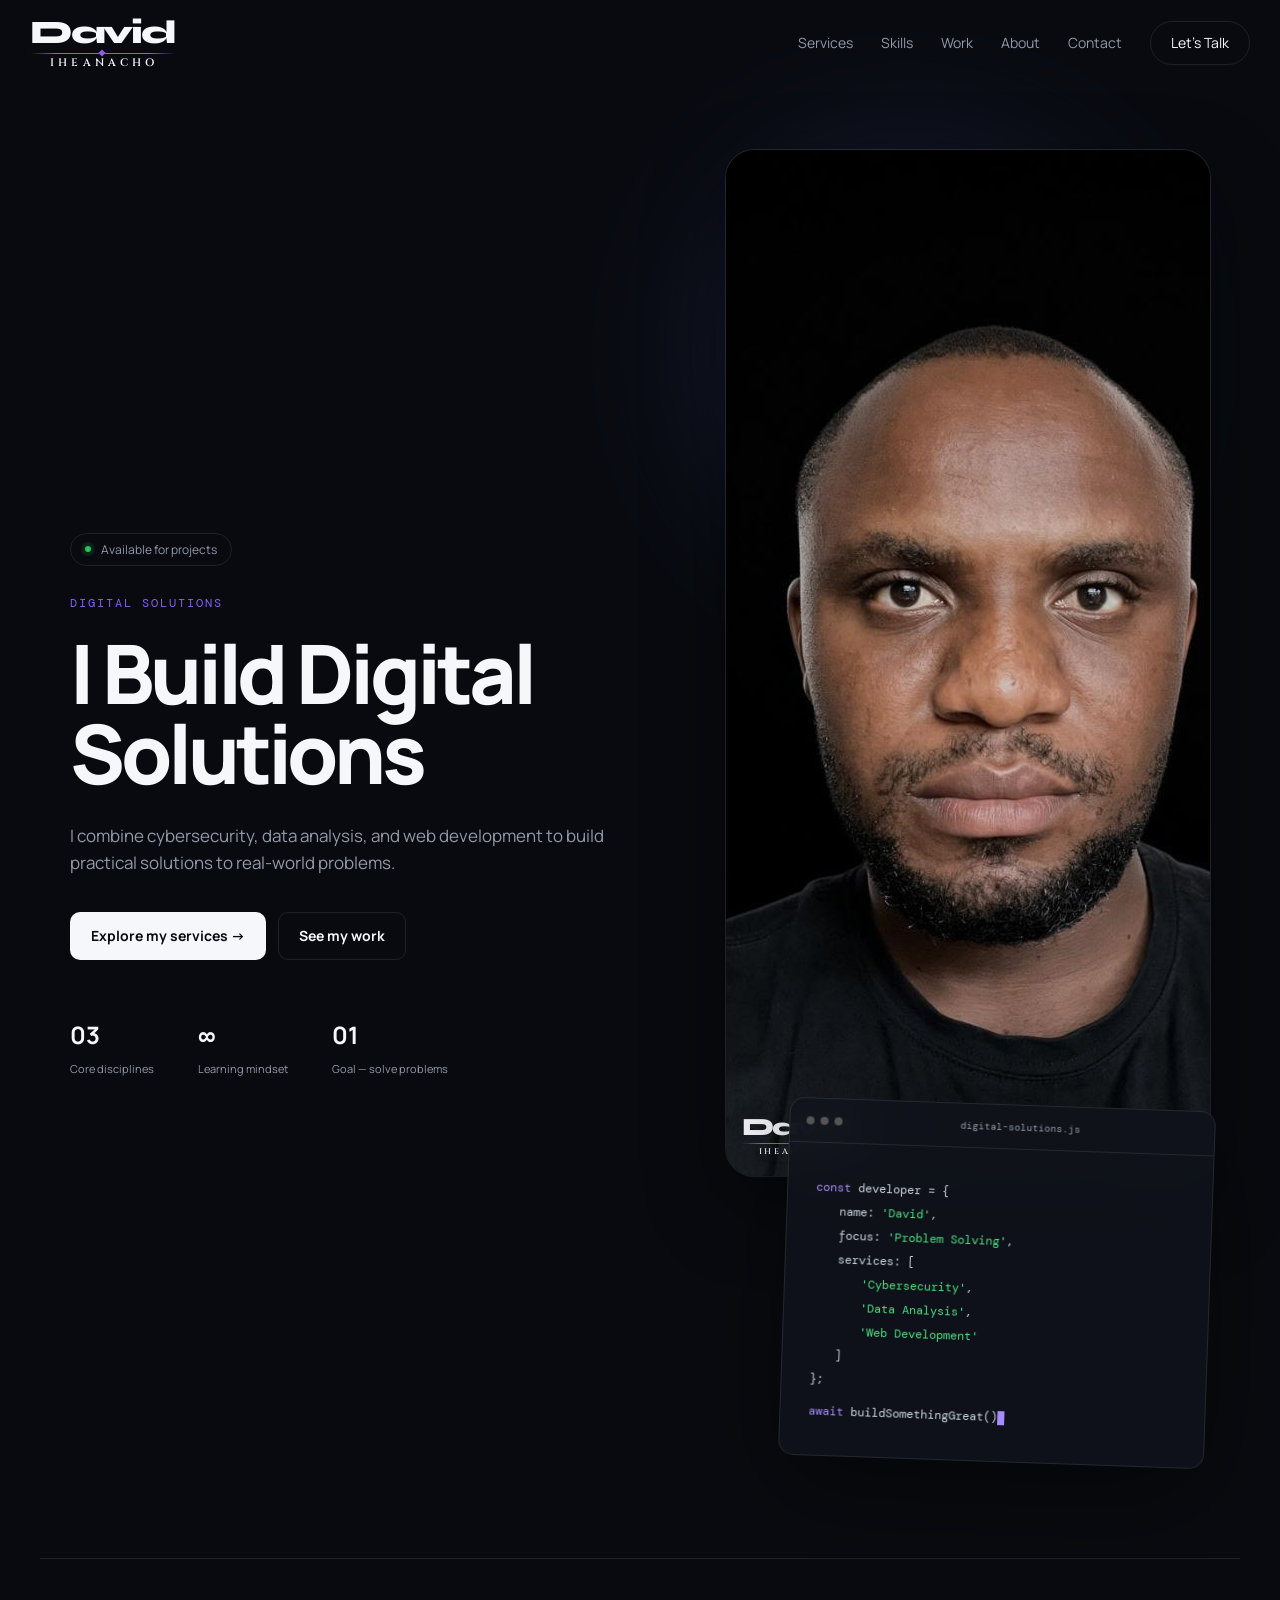
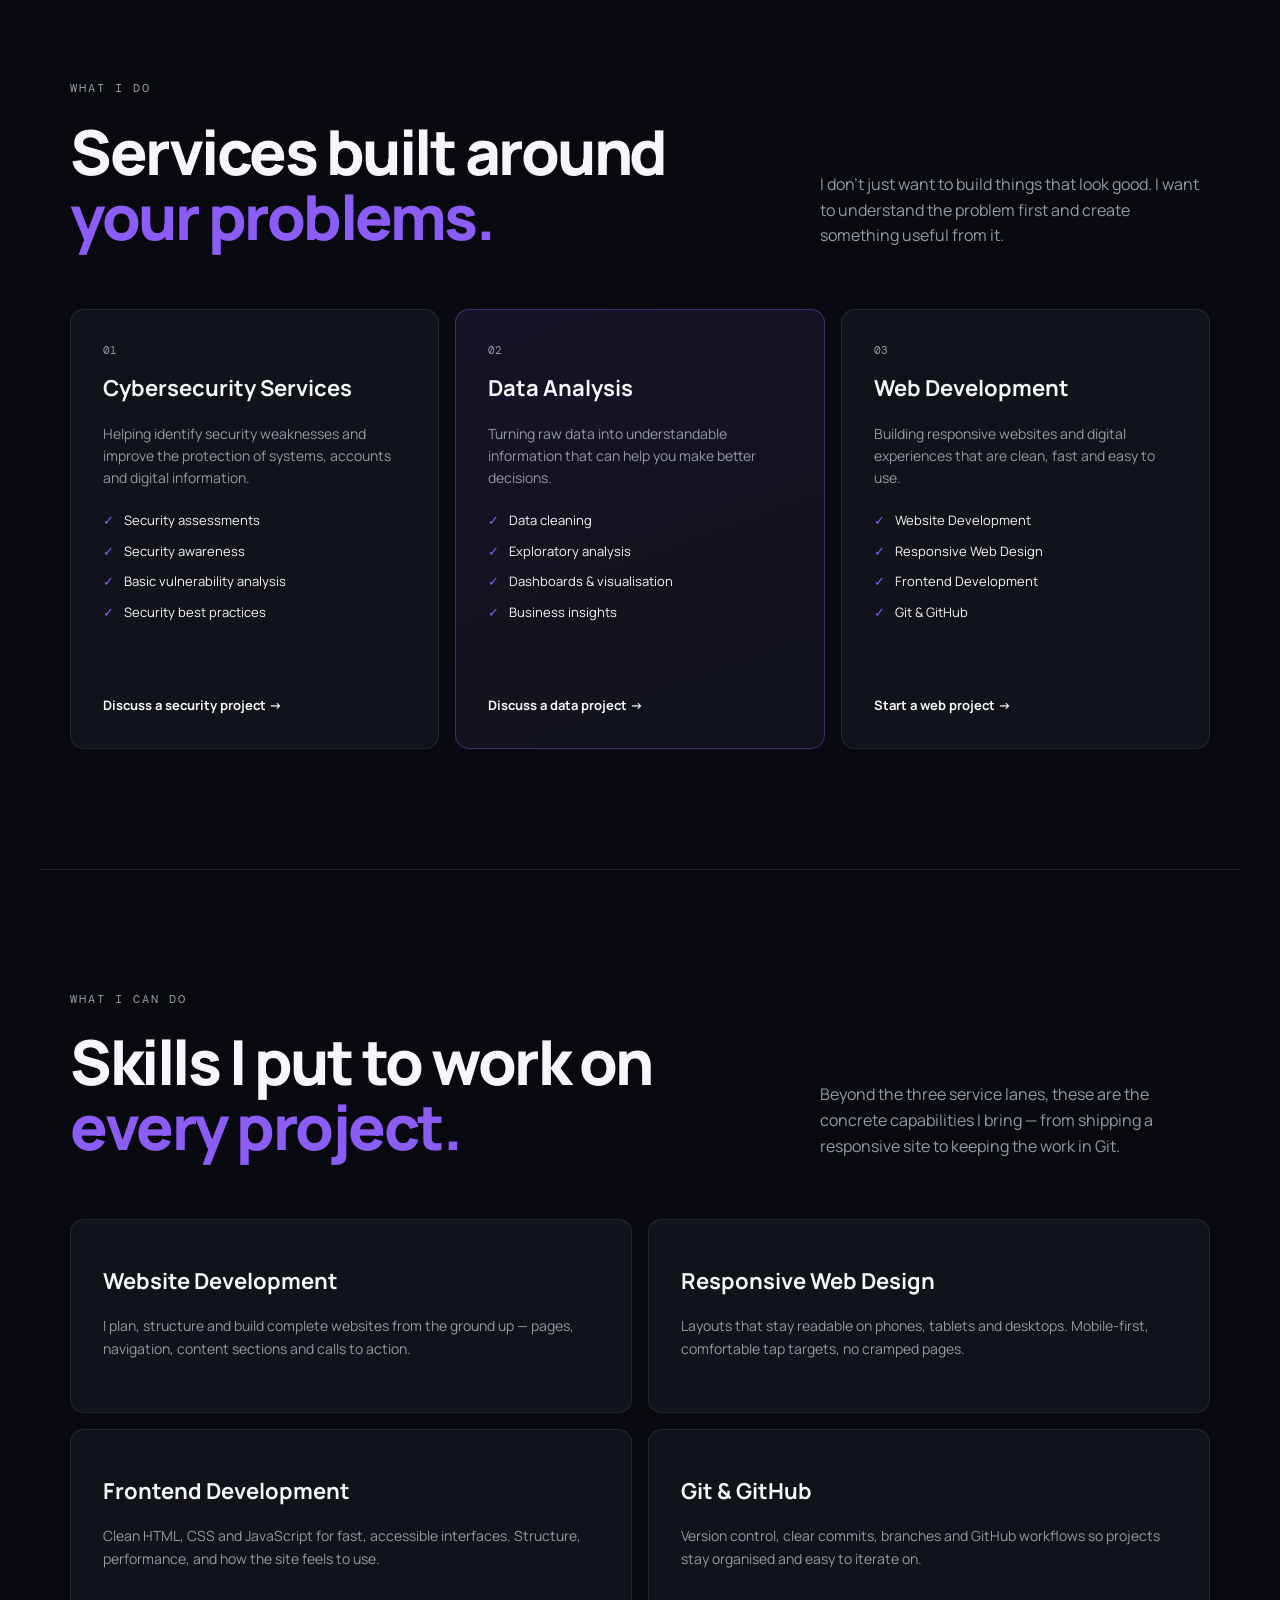
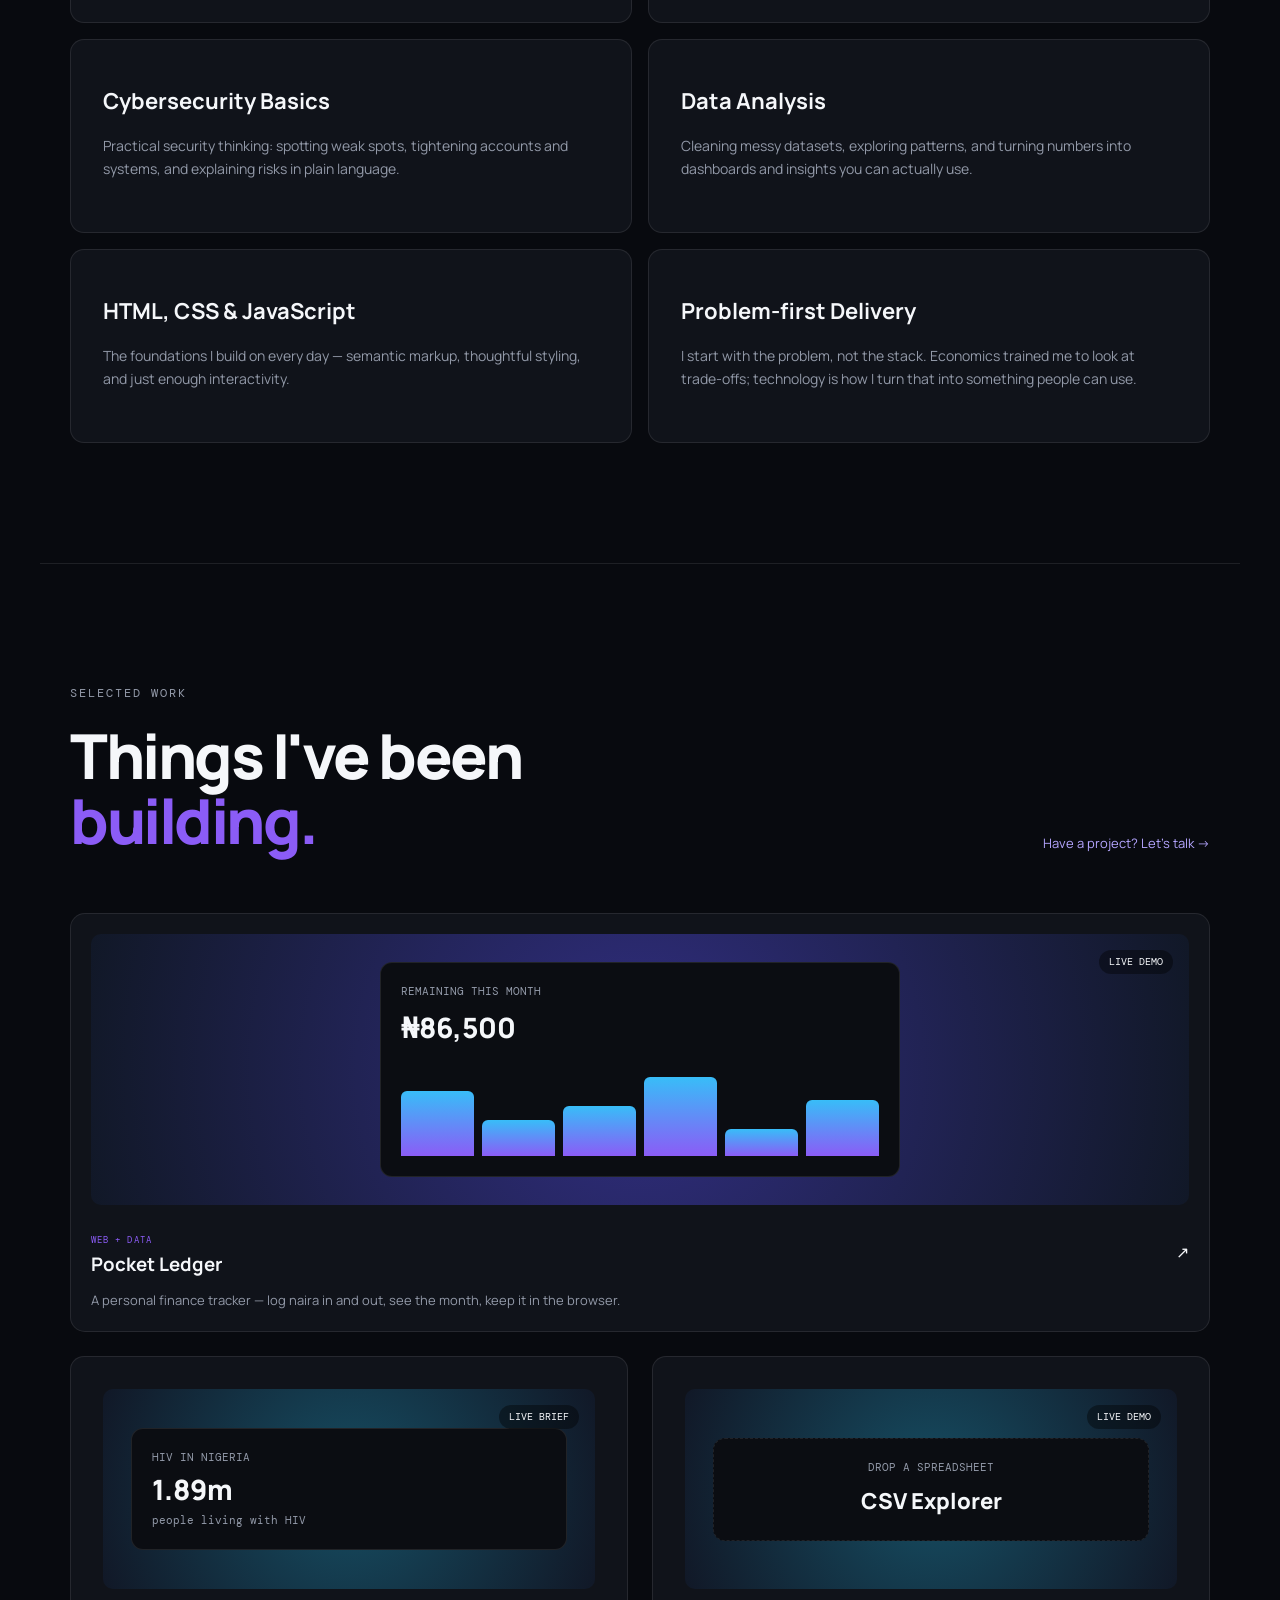
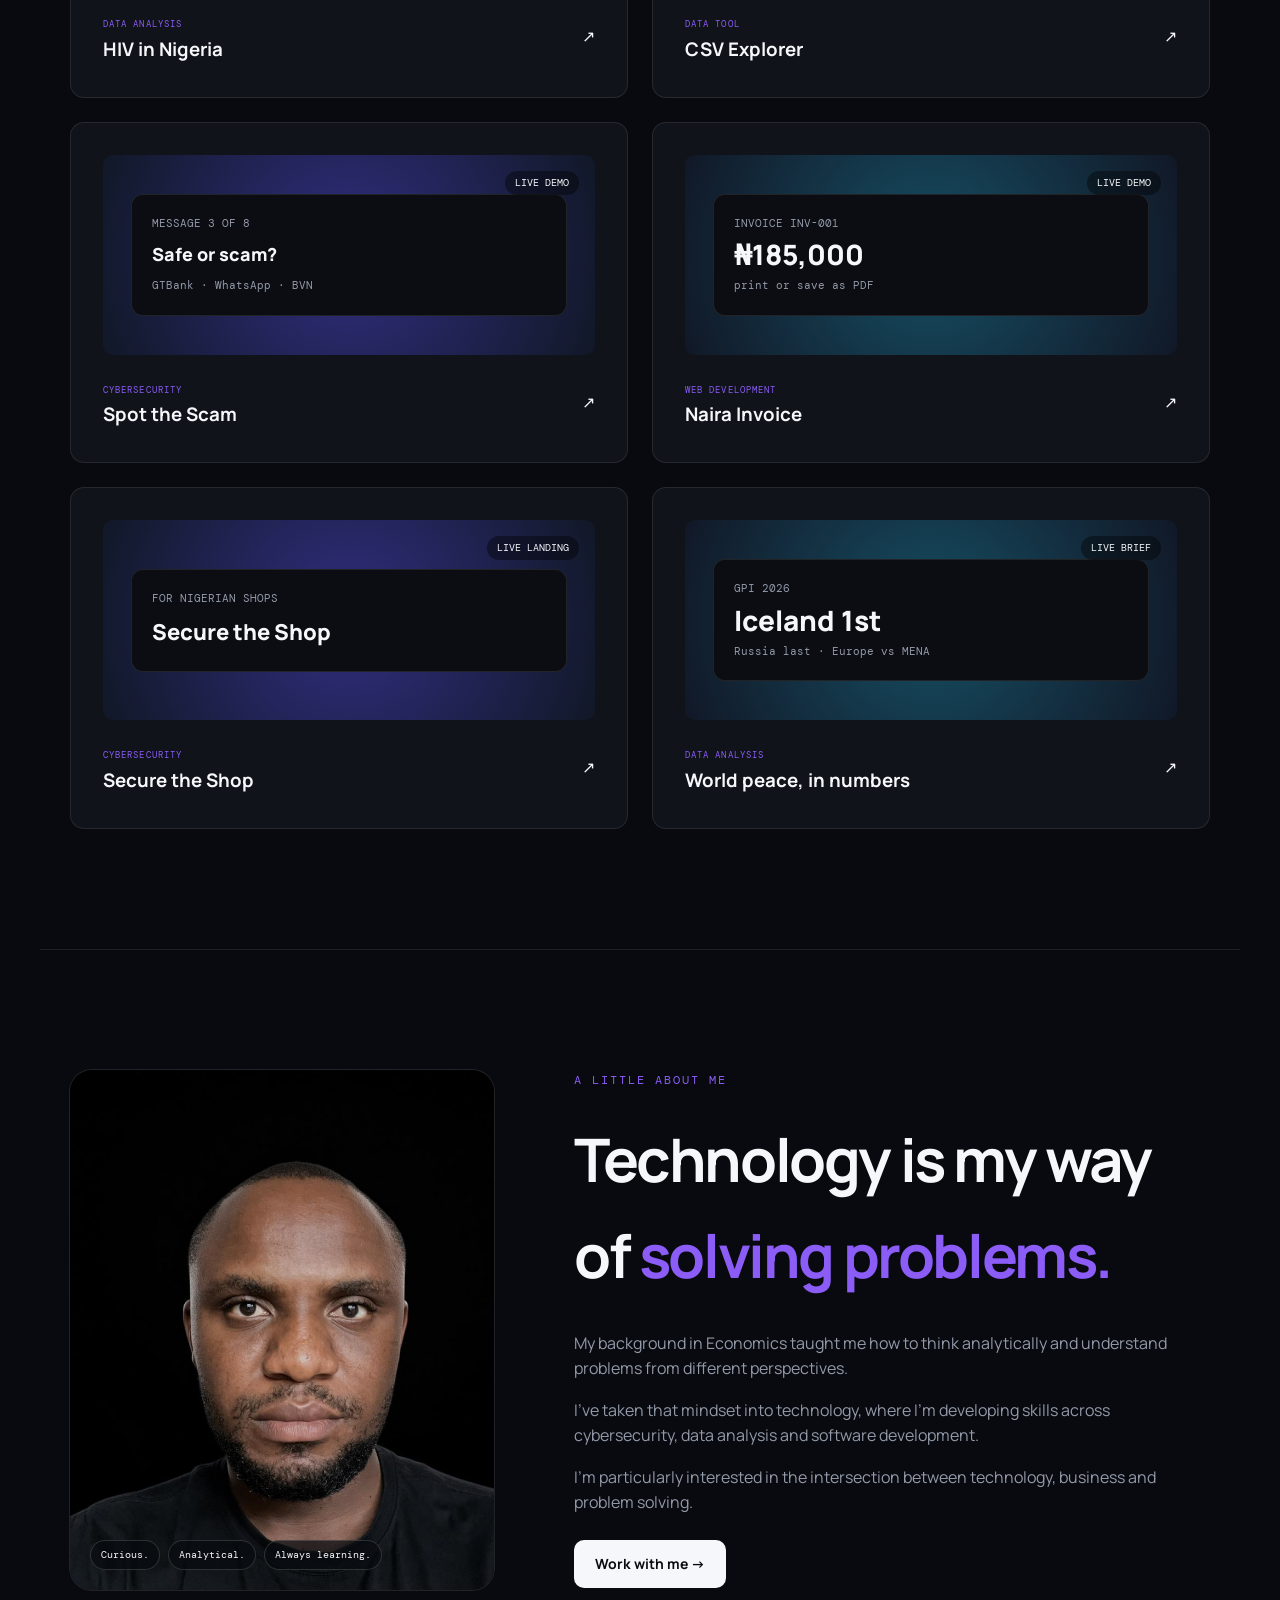
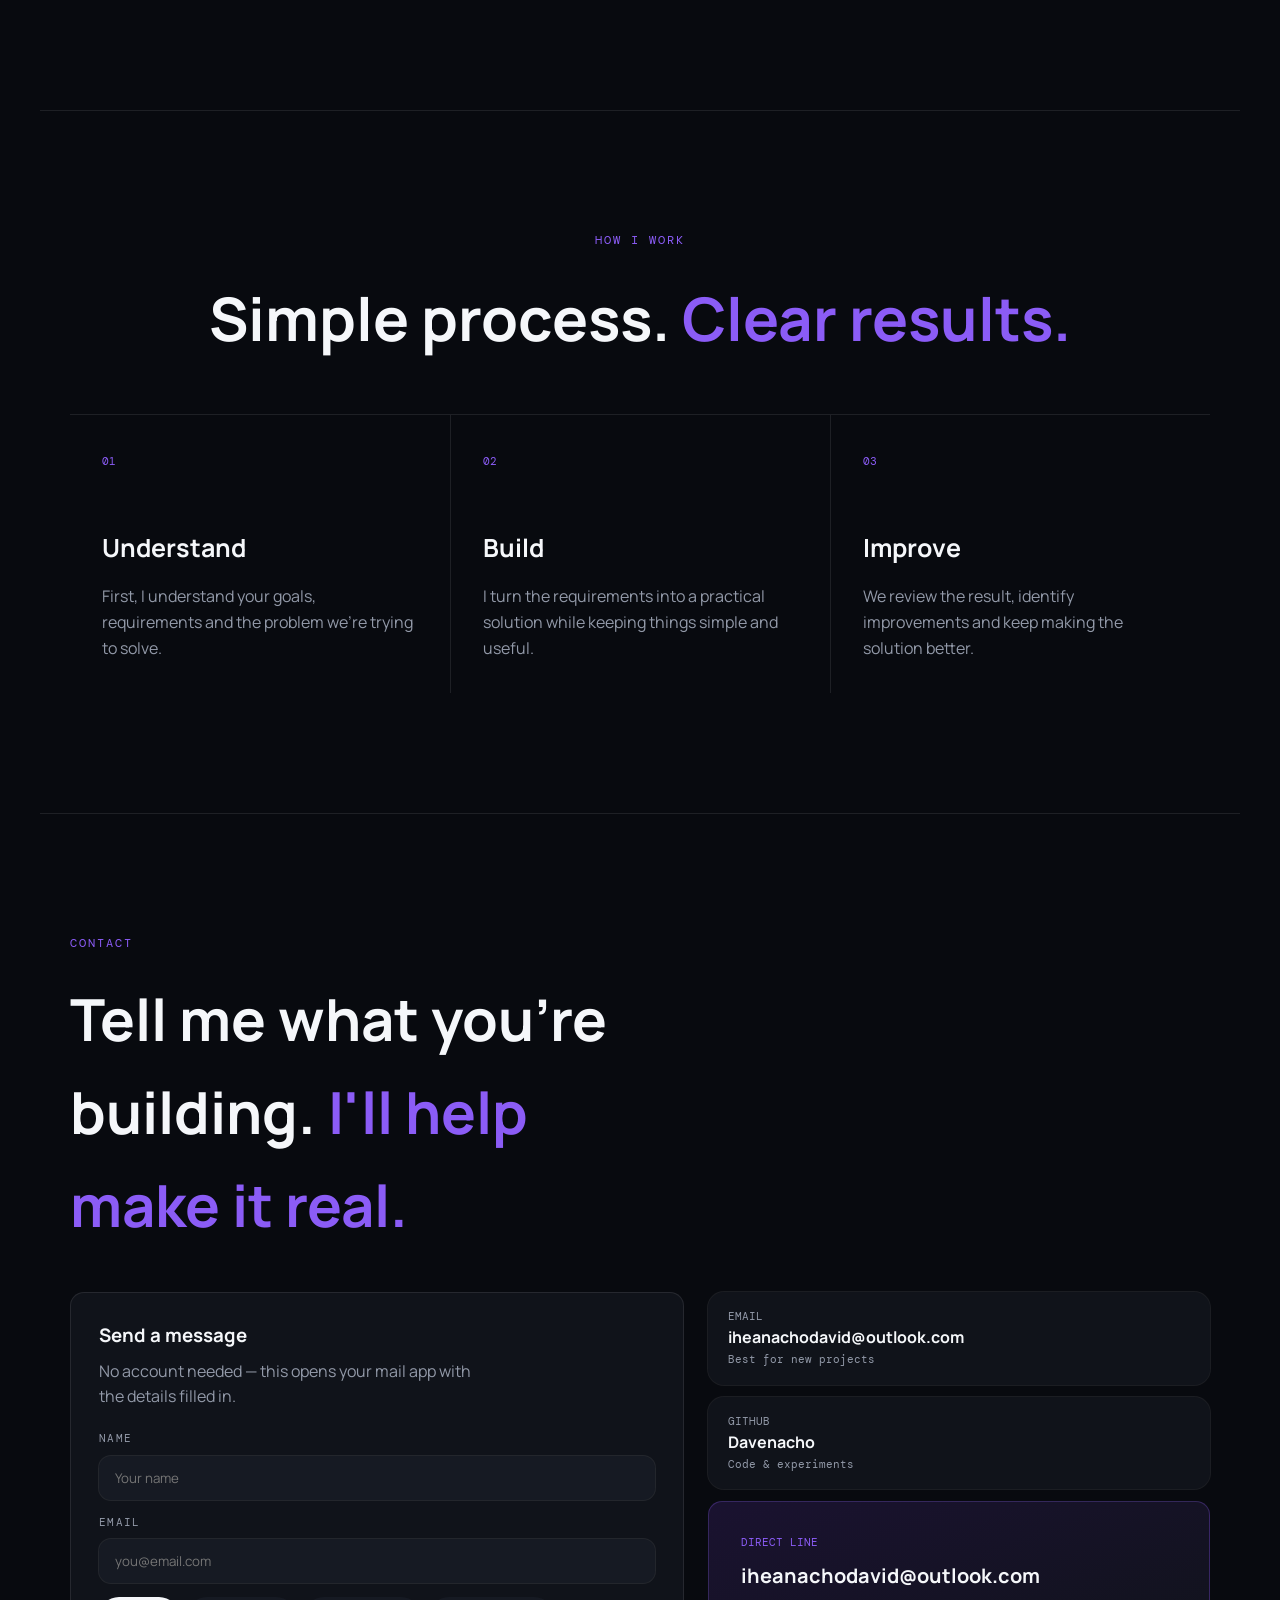
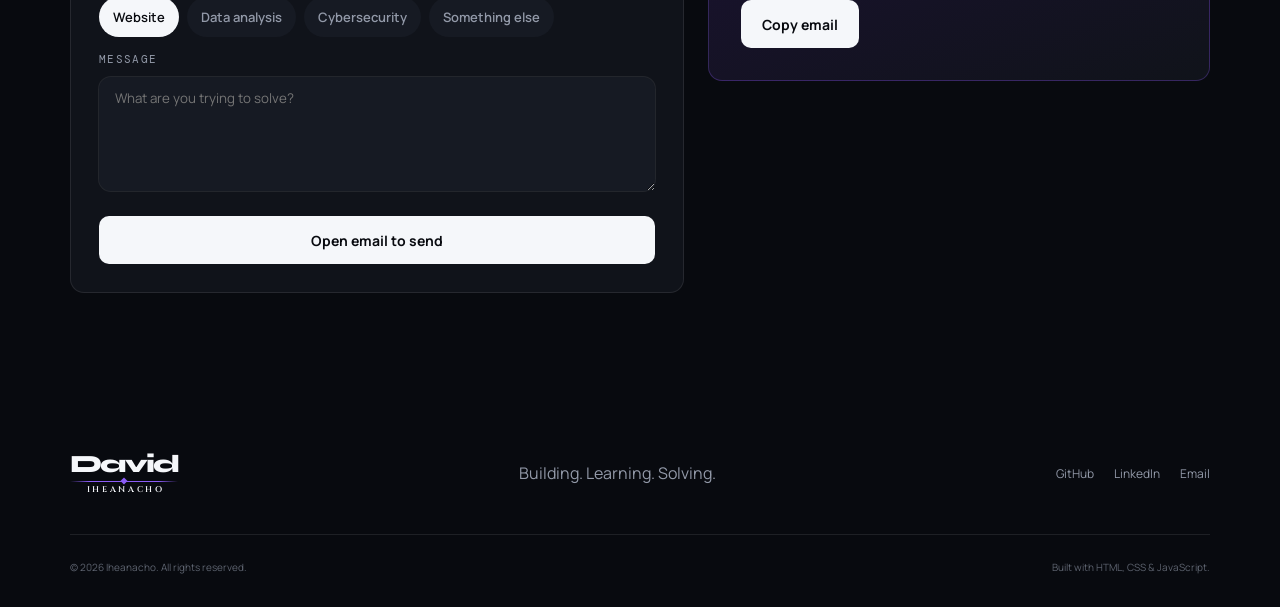
<file: index.html>
<!DOCTYPE html>
<html lang="en">
<head>
  <meta charset="UTF-8" />
  <meta name="viewport" content="width=device-width, initial-scale=1" />
  <title>David Iheanacho | Digital Solutions</title>
  <meta name="description" content="David Iheanacho — Cybersecurity, Data Analysis and Web Development." />
  <link rel="stylesheet" href="style.css" />
</head>
<body>
  <header class="site-header">
    <a href="index.html" class="wordmark" aria-label="David Iheanacho">
      <span class="wordmark-first">David</span>
      <span class="wordmark-rule"></span>
      <span class="wordmark-last">Iheanacho</span>
    </a>
    <nav id="nav">
      <a href="#services">Services</a>
      <a href="#skills">Skills</a>
      <a href="#work">Work</a>
      <a href="#about">About</a>
      <a href="#contact">Contact</a>
      <a class="nav-cta" href="#contact">Let's Talk</a>
    </nav>
    <button class="menu-btn" type="button" aria-label="Menu" data-menu>☰</button>
  </header>

  <main>
    <section class="hero" id="top">
      <div>
        <div class="pill"><span class="dot"></span> Available for projects</div>
        <p class="eyebrow">DIGITAL SOLUTIONS</p>
        <h1>I Build Digital Solutions</h1>
        <p class="intro">
          I combine cybersecurity, data analysis, and web development
          to build practical solutions to real-world problems.
        </p>
        <div class="hero-actions">
          <a class="btn btn-fg" href="#services">Explore my services →</a>
          <a class="btn btn-ghost" href="#work">See my work</a>
        </div>
        <div class="stats">
          <div><strong>03</strong><span>Core disciplines</span></div>
          <div><strong>∞</strong><span>Learning mindset</span></div>
          <div><strong>01</strong><span>Goal — solve problems</span></div>
        </div>
      </div>

      <div class="hero-visual" id="heroVisual">
        <div class="hero-glow"></div>
        <div class="portrait-card">
          <img src="david.jpg" alt="Portrait of David Iheanacho" width="773" height="1026" />
          <span class="wordmark sm">
            <span class="wordmark-first">David</span>
            <span class="wordmark-rule"></span>
            <span class="wordmark-last">Iheanacho</span>
          </span>
        </div>
        <div class="terminal" id="terminal">
          <div class="terminal-bar">
            <div class="dots"><span></span><span></span><span></span></div>
            <small>digital-solutions.js</small>
          </div>
          <div class="terminal-body">
            <p><span class="kw">const</span> developer = {</p>
            <p style="padding-left:24px">name: <span class="str">'David'</span>,</p>
            <p style="padding-left:24px">focus: <span class="str">'Problem Solving'</span>,</p>
            <p style="padding-left:24px">services: [</p>
            <p style="padding-left:48px"><span class="str">'Cybersecurity'</span>,</p>
            <p style="padding-left:48px"><span class="str">'Data Analysis'</span>,</p>
            <p style="padding-left:48px"><span class="str">'Web Development'</span></p>
            <p style="padding-left:24px">]</p>
            <p>};</p>
            <p style="margin-top:8px">
              <span class="kw">await</span> <span id="typed"></span><span class="cursor-bar"></span>
            </p>
          </div>
        </div>
      </div>
    </section>

    <section class="section" id="services">
      <div class="section-heading">
        <div>
          <p class="eyebrow">WHAT I DO</p>
          <h2>Services built around <span>your problems.</span></h2>
        </div>
        <p>I don't just want to build things that look good. I want to understand the problem first and create something useful from it.</p>
      </div>
      <div class="cards-3">
        <article class="service">
          <div class="mono">01</div>
          <h3>Cybersecurity Services</h3>
          <p>Helping identify security weaknesses and improve the protection of systems, accounts and digital information.</p>
          <ul>
            <li><span class="tick">✓</span> Security assessments</li>
            <li><span class="tick">✓</span> Security awareness</li>
            <li><span class="tick">✓</span> Basic vulnerability analysis</li>
            <li><span class="tick">✓</span> Security best practices</li>
          </ul>
          <a href="#contact">Discuss a security project →</a>
        </article>
        <article class="service featured">
          <div class="mono">02</div>
          <h3>Data Analysis</h3>
          <p>Turning raw data into understandable information that can help you make better decisions.</p>
          <ul>
            <li><span class="tick">✓</span> Data cleaning</li>
            <li><span class="tick">✓</span> Exploratory analysis</li>
            <li><span class="tick">✓</span> Dashboards & visualisation</li>
            <li><span class="tick">✓</span> Business insights</li>
          </ul>
          <a href="#contact">Discuss a data project →</a>
        </article>
        <article class="service">
          <div class="mono">03</div>
          <h3>Web Development</h3>
          <p>Building responsive websites and digital experiences that are clean, fast and easy to use.</p>
          <ul>
            <li><span class="tick">✓</span> Website Development</li>
            <li><span class="tick">✓</span> Responsive Web Design</li>
            <li><span class="tick">✓</span> Frontend Development</li>
            <li><span class="tick">✓</span> Git & GitHub</li>
          </ul>
          <a href="#contact">Start a web project →</a>
        </article>
      </div>
    </section>

    <section class="section" id="skills">
      <div class="section-heading">
        <div>
          <p class="eyebrow">WHAT I CAN DO</p>
          <h2>Skills I put to work on <span>every project.</span></h2>
        </div>
        <p>Beyond the three service lanes, these are the concrete capabilities I bring — from shipping a responsive site to keeping the work in Git.</p>
      </div>
      <div class="skills">
        <article class="skill"><h3>Website Development</h3><p>I plan, structure and build complete websites from the ground up — pages, navigation, content sections and calls to action.</p></article>
        <article class="skill"><h3>Responsive Web Design</h3><p>Layouts that stay readable on phones, tablets and desktops. Mobile-first, comfortable tap targets, no cramped pages.</p></article>
        <article class="skill"><h3>Frontend Development</h3><p>Clean HTML, CSS and JavaScript for fast, accessible interfaces. Structure, performance, and how the site feels to use.</p></article>
        <article class="skill"><h3>Git & GitHub</h3><p>Version control, clear commits, branches and GitHub workflows so projects stay organised and easy to iterate on.</p></article>
        <article class="skill"><h3>Cybersecurity Basics</h3><p>Practical security thinking: spotting weak spots, tightening accounts and systems, and explaining risks in plain language.</p></article>
        <article class="skill"><h3>Data Analysis</h3><p>Cleaning messy datasets, exploring patterns, and turning numbers into dashboards and insights you can actually use.</p></article>
        <article class="skill"><h3>HTML, CSS & JavaScript</h3><p>The foundations I build on every day — semantic markup, thoughtful styling, and just enough interactivity.</p></article>
        <article class="skill"><h3>Problem-first Delivery</h3><p>I start with the problem, not the stack. Economics trained me to look at trade-offs; technology is how I turn that into something people can use.</p></article>
      </div>
    </section>

    <section class="section" id="work">
      <div class="section-heading">
        <div>
          <p class="eyebrow">SELECTED WORK</p>
          <h2>Things I've been <span>building.</span></h2>
        </div>
        <a href="#contact" style="color:#b4a5ff;font-size:13px">Have a project? Let's talk →</a>
      </div>

      <a class="work-feature" href="budget.html">
        <div class="work-visual">
          <span class="badge">LIVE DEMO</span>
          <div class="mini-dash">
            <p class="mono">REMAINING THIS MONTH</p>
            <p style="font-size:28px;font-weight:800;margin-top:4px">₦86,500</p>
            <div class="bars">
              <span style="height:72%"></span><span style="height:40%"></span><span style="height:55%"></span>
              <span style="height:88%"></span><span style="height:30%"></span><span style="height:62%"></span>
            </div>
          </div>
        </div>
        <div class="work-meta">
          <div><small>WEB + DATA</small><h3>Pocket Ledger</h3></div>
          <span>↗</span>
        </div>
        <p class="mono" style="margin-top:10px;font-size:13px;font-family:Manrope,sans-serif;color:var(--muted)">A personal finance tracker — log naira in and out, see the month, keep it in the browser.</p>
      </a>

      <div class="work-grid">
        <a class="work-card" href="hiv.html">
          <div class="work-visual teal" style="min-height:200px">
            <span class="badge">LIVE BRIEF</span>
            <div class="mini-dash">
              <p class="mono">HIV IN NIGERIA</p>
              <p style="font-size:28px;font-weight:800">1.89m</p>
              <p class="mono">people living with HIV</p>
            </div>
          </div>
          <div class="work-meta"><div><small>DATA ANALYSIS</small><h3>HIV in Nigeria</h3></div><span>↗</span></div>
        </a>
        <a class="work-card" href="csv.html">
          <div class="work-visual teal" style="min-height:200px">
            <span class="badge">LIVE DEMO</span>
            <div class="mini-dash" style="text-align:center;border-style:dashed">
              <p class="mono">DROP A SPREADSHEET</p>
              <p style="font-size:22px;font-weight:800;margin-top:8px">CSV Explorer</p>
            </div>
          </div>
          <div class="work-meta"><div><small>DATA TOOL</small><h3>CSV Explorer</h3></div><span>↗</span></div>
        </a>
      </div>
            <div class="work-grid" style="margin-top:24px">
        <a class="work-card" href="scam.html">
          <div class="work-visual" style="min-height:200px">
            <span class="badge">LIVE DEMO</span>
            <div class="mini-dash">
              <p class="mono">MESSAGE 3 OF 8</p>
              <p style="font-size:18px;font-weight:800;margin:8px 0">Safe or scam?</p>
              <p class="mono">GTBank · WhatsApp · BVN</p>
            </div>
          </div>
          <div class="work-meta"><div><small>CYBERSECURITY</small><h3>Spot the Scam</h3></div><span>↗</span></div>
        </a>
        <a class="work-card" href="invoice.html">
          <div class="work-visual teal" style="min-height:200px">
            <span class="badge">LIVE DEMO</span>
            <div class="mini-dash">
              <p class="mono">INVOICE INV-001</p>
              <p style="font-size:28px;font-weight:800">₦185,000</p>
              <p class="mono">print or save as PDF</p>
            </div>
          </div>
          <div class="work-meta"><div><small>WEB DEVELOPMENT</small><h3>Naira Invoice</h3></div><span>↗</span></div>
        </a>
      </div>
            <div class="work-grid" style="margin-top:24px">
        <a class="work-card" href="shop.html">
          <div class="work-visual" style="min-height:200px">
            <span class="badge">LIVE LANDING</span>
            <div class="mini-dash">
              <p class="mono">FOR NIGERIAN SHOPS</p>
              <p style="font-size:22px;font-weight:800;margin-top:8px">Secure the Shop</p>
            </div>
          </div>
          <div class="work-meta"><div><small>CYBERSECURITY</small><h3>Secure the Shop</h3></div><span>↗</span></div>
        </a>
        <a class="work-card" href="peace.html">
          <div class="work-visual teal" style="min-height:200px">
            <span class="badge">LIVE BRIEF</span>
            <div class="mini-dash">
              <p class="mono">GPI 2026</p>
              <p style="font-size:28px;font-weight:800">Iceland 1st</p>
              <p class="mono">Russia last · Europe vs MENA</p>
            </div>
          </div>
          <div class="work-meta"><div><small>DATA ANALYSIS</small><h3>World peace, in numbers</h3></div><span>↗</span></div>
        </a>
      </div>
    </section>

    <section class="section about" id="about">
      <div class="about-photo">
        <img src="david.jpg" alt="Portrait of David Iheanacho" />
        <div class="tags">
          <span>Curious.</span><span>Analytical.</span><span>Always learning.</span>
        </div>
      </div>
      <div>
        <p class="eyebrow">A LITTLE ABOUT ME</p>
        <h2 style="font-size:clamp(36px,5vw,60px);letter-spacing:-0.04em;margin-bottom:28px">
          Technology is my way of <span class="accent">solving problems.</span>
        </h2>
        <p class="lede" style="max-width:600px;margin-bottom:16px">My background in Economics taught me how to think analytically and understand problems from different perspectives.</p>
        <p class="lede" style="max-width:600px;margin-bottom:16px">I've taken that mindset into technology, where I'm developing skills across cybersecurity, data analysis and software development.</p>
        <p class="lede" style="max-width:600px;margin-bottom:24px">I'm particularly interested in the intersection between technology, business and problem solving.</p>
        <a class="btn btn-fg" href="#contact">Work with me →</a>
      </div>
    </section>

    <section class="section" style="text-align:center">
      <p class="eyebrow">HOW I WORK</p>
      <h2 style="font-size:clamp(32px,5vw,60px);margin-bottom:48px">Simple process. <span class="accent">Clear results.</span></h2>
      <div class="steps">
        <div class="step"><span class="mono" style="color:var(--primary)">01</span><h3>Understand</h3><p class="lede">First, I understand your goals, requirements and the problem we're trying to solve.</p></div>
        <div class="step"><span class="mono" style="color:var(--primary)">02</span><h3>Build</h3><p class="lede">I turn the requirements into a practical solution while keeping things simple and useful.</p></div>
        <div class="step"><span class="mono" style="color:var(--primary)">03</span><h3>Improve</h3><p class="lede">We review the result, identify improvements and keep making the solution better.</p></div>
      </div>
    </section>

    <section class="section" id="contact">
      <p class="eyebrow">CONTACT</p>
      <h2 style="font-size:clamp(32px,5vw,58px);max-width:16ch;margin-bottom:40px">
        Tell me what you're building. <span class="accent">I'll help make it real.</span>
      </h2>
      <div class="contact-grid">
        <form class="panel" id="contactForm">
          <h3>Send a message</h3>
          <p class="lede" style="margin:8px 0 20px">No account needed — this opens your mail app with the details filled in.</p>
          <label><span>Name</span><input name="name" required placeholder="Your name" autocomplete="name" /></label>
          <div style="height:14px"></div>
          <label><span>Email</span><input type="email" name="email" required placeholder="you@email.com" autocomplete="email" /></label>
          <div style="height:14px"></div>
          <div class="chips" id="topics">
            <button type="button" class="chip on" data-topic="Website">Website</button>
            <button type="button" class="chip" data-topic="Data analysis">Data analysis</button>
            <button type="button" class="chip" data-topic="Cybersecurity">Cybersecurity</button>
            <button type="button" class="chip" data-topic="Something else">Something else</button>
          </div>
          <div style="height:14px"></div>
          <label><span>Message</span><textarea name="message" rows="5" required placeholder="What are you trying to solve?"></textarea></label>
          <div style="height:18px"></div>
          <button class="btn btn-fg" type="submit" style="width:100%">Open email to send</button>
        </form>
        <div>
          <a class="channel" href="mailto:iheanachodavid@outlook.com">
            <div>
              <div class="mono">EMAIL</div>
              <strong>iheanachodavid@outlook.com</strong>
              <div class="mono">Best for new projects</div>
            </div>
          </a>
          <a class="channel" href="https://github.com/Davenacho" target="_blank" rel="noreferrer">
            <div>
              <div class="mono">GITHUB</div>
              <strong>Davenacho</strong>
              <div class="mono">Code & experiments</div>
            </div>
          </a>
          <div class="panel" style="background:linear-gradient(160deg,#1a1230,var(--surface));border-color:rgba(139,92,246,.28)">
            <p class="mono" style="color:var(--primary)">DIRECT LINE</p>
            <p style="font-size:20px;font-weight:700;margin:8px 0">iheanachodavid@outlook.com</p>
            <button class="btn btn-fg" type="button" id="copyEmail">Copy email</button>
          </div>
        </div>
      </div>
    </section>
  </main>

  <footer>
    <div class="footer-top">
      <a href="index.html" class="wordmark sm" aria-label="David Iheanacho">
        <span class="wordmark-first">David</span>
        <span class="wordmark-rule"></span>
        <span class="wordmark-last">Iheanacho</span>
      </a>
      <p class="lede">Building. Learning. Solving.</p>
      <div class="footer-links">
        <a href="https://github.com/Davenacho" target="_blank" rel="noreferrer">GitHub</a>
        <a href="#contact">LinkedIn</a>
        <a href="mailto:iheanachodavid@outlook.com">Email</a>
      </div>
    </div>
    <div class="footer-bottom">
      <span class="year"></span>
      <span>Built with HTML, CSS & JavaScript.</span>
    </div>
  </footer>
  <script src="script.js"></script>
</body>
</html>
</file>
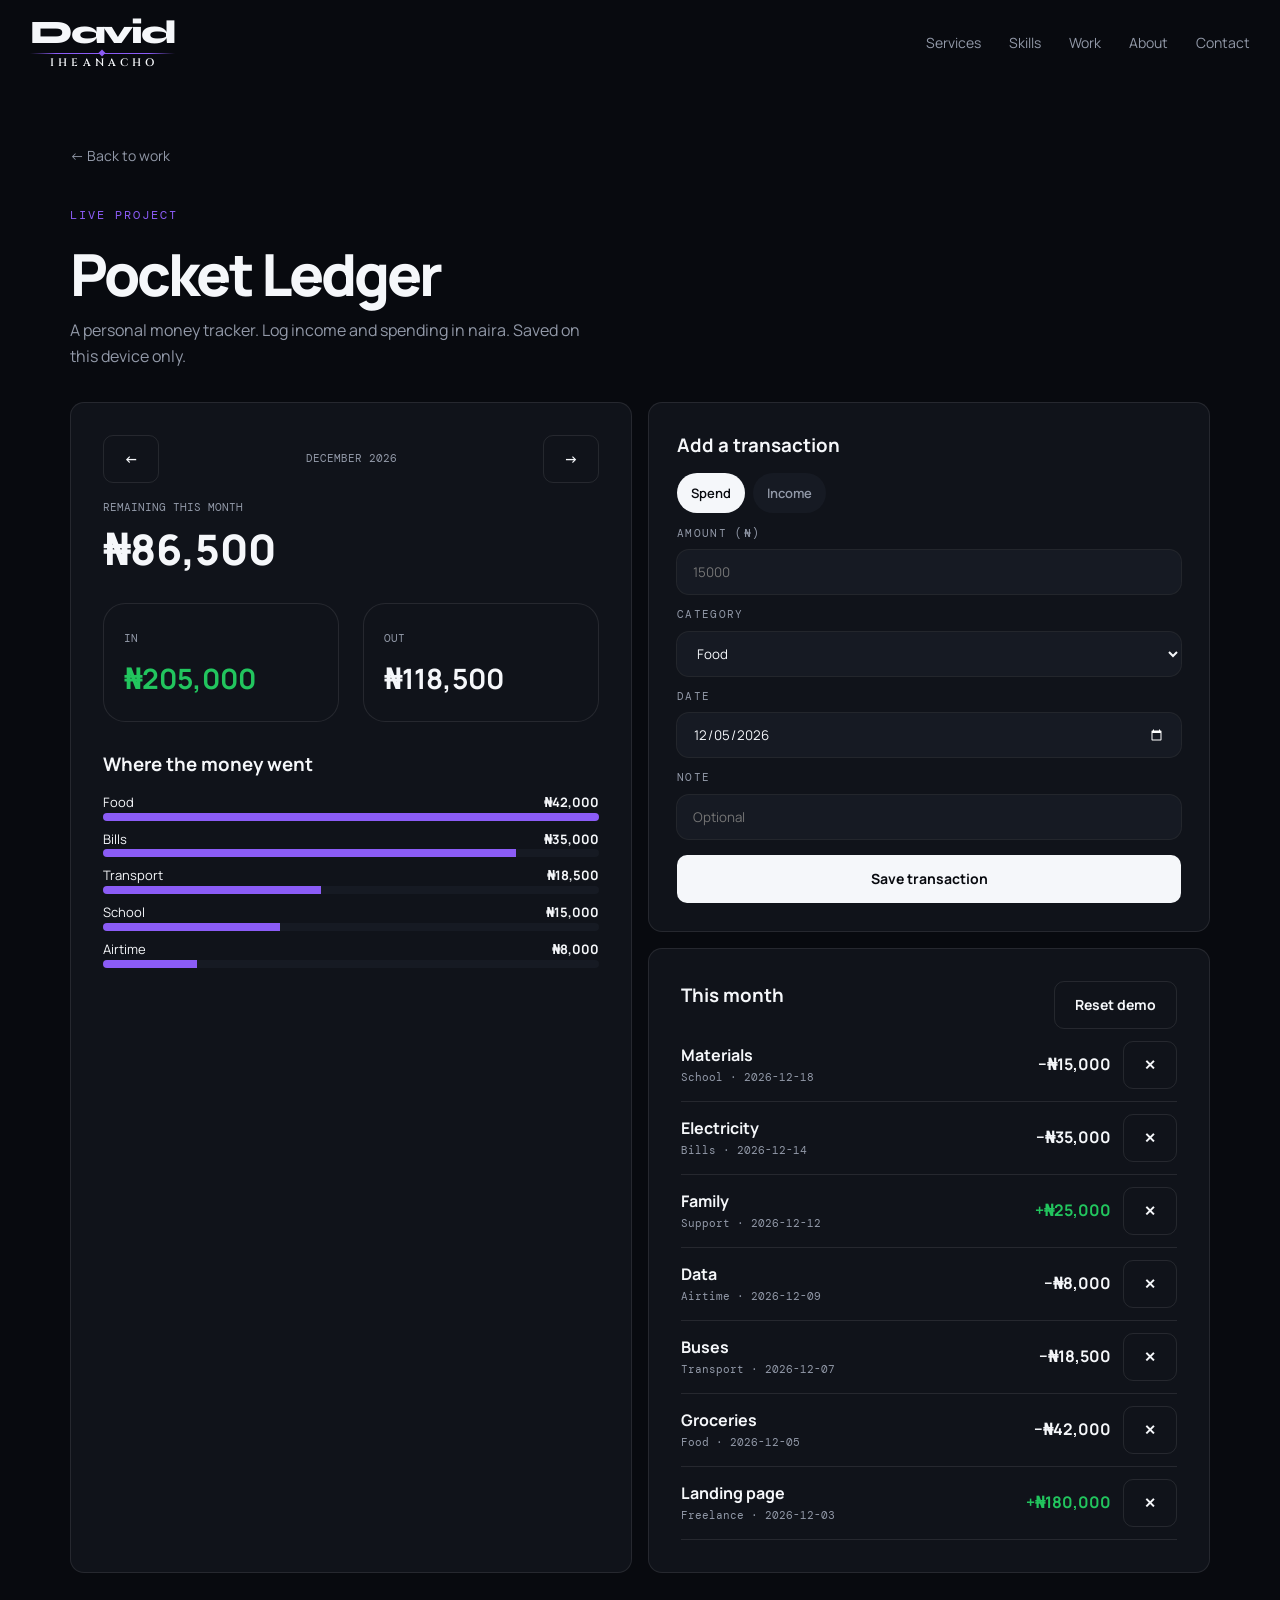
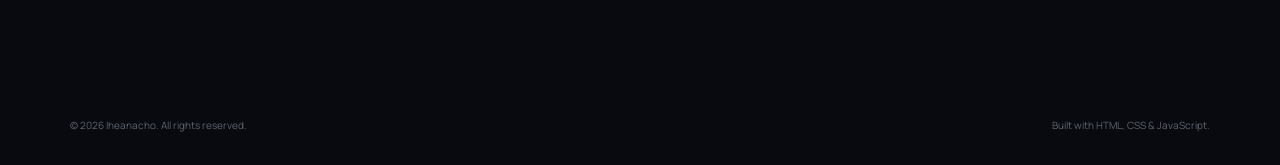
<file: budget.html>
<!DOCTYPE html>
<html lang="en">
<head>
  <meta charset="UTF-8" />
  <meta name="viewport" content="width=device-width, initial-scale=1" />
  <title>Pocket Ledger — David Iheanacho</title>
  <link rel="stylesheet" href="style.css" />
</head>
<body>
  <header class="site-header">
    <a href="index.html" class="wordmark" aria-label="David Iheanacho">
      <span class="wordmark-first">David</span>
      <span class="wordmark-rule"></span>
      <span class="wordmark-last">Iheanacho</span>
    </a>
    <nav id="nav">
      <a href="index.html#services">Services</a>
      <a href="index.html#skills">Skills</a>
      <a href="index.html#work">Work</a>
      <a href="index.html#about">About</a>
      <a href="index.html#contact">Contact</a>
    </nav>
    <button class="menu-btn" type="button" data-menu>☰</button>
  </header>

  <section class="page-hero">
    <a class="back" href="index.html#work">← Back to work</a>
    <p class="eyebrow">LIVE PROJECT</p>
    <h1>Pocket Ledger</h1>
    <p class="lede" style="max-width:540px">A personal money tracker. Log income and spending in naira. Saved on this device only.</p>
  </section>

  <div class="wrap" style="padding-bottom:80px" id="ledgerApp"></div>

  <footer>
    <div class="footer-bottom">
      <span class="year"></span>
      <span>Built with HTML, CSS & JavaScript.</span>
    </div>
  </footer>
  <script src="script.js"></script>
</body>
</html>
</file>
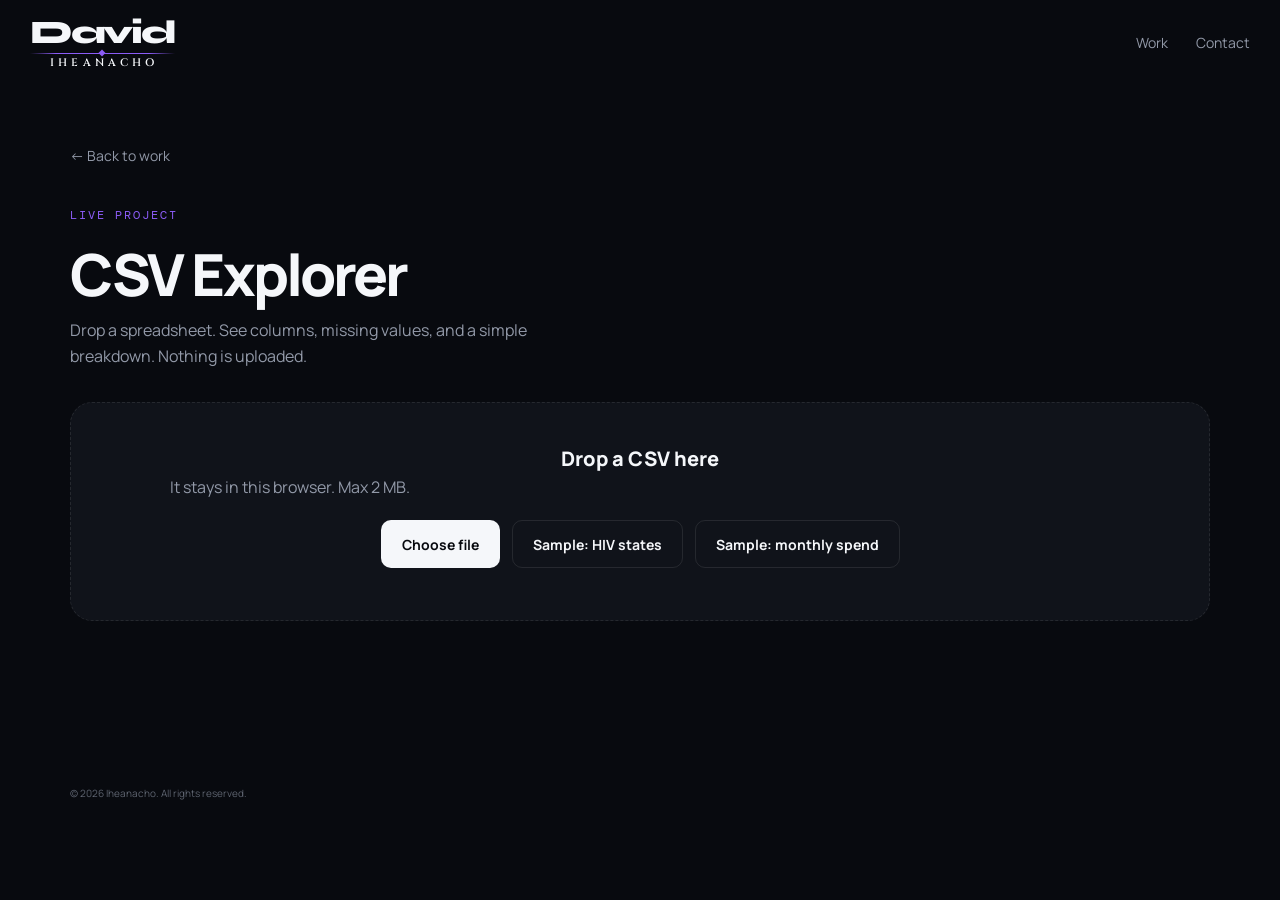
<file: csv.html>
<!DOCTYPE html>
<html lang="en">
<head>
  <meta charset="UTF-8" />
  <meta name="viewport" content="width=device-width, initial-scale=1" />
  <title>CSV Explorer — David Iheanacho</title>
  <link rel="stylesheet" href="style.css" />
</head>
<body>
  <header class="site-header">
    <a href="index.html" class="wordmark" aria-label="David Iheanacho">
      <span class="wordmark-first">David</span>
      <span class="wordmark-rule"></span>
      <span class="wordmark-last">Iheanacho</span>
    </a>
    <nav id="nav">
      <a href="index.html#work">Work</a>
      <a href="index.html#contact">Contact</a>
    </nav>
    <button class="menu-btn" type="button" data-menu>☰</button>
  </header>

  <section class="page-hero">
    <a class="back" href="index.html#work">← Back to work</a>
    <p class="eyebrow">LIVE PROJECT</p>
    <h1>CSV Explorer</h1>
    <p class="lede" style="max-width:540px">Drop a spreadsheet. See columns, missing values, and a simple breakdown. Nothing is uploaded.</p>
  </section>

  <div class="wrap" style="padding-bottom:80px" id="csvApp"></div>

  <footer>
    <div class="footer-bottom"><span class="year"></span></div>
  </footer>
  <script src="script.js"></script>
</body>
</html>
</file>
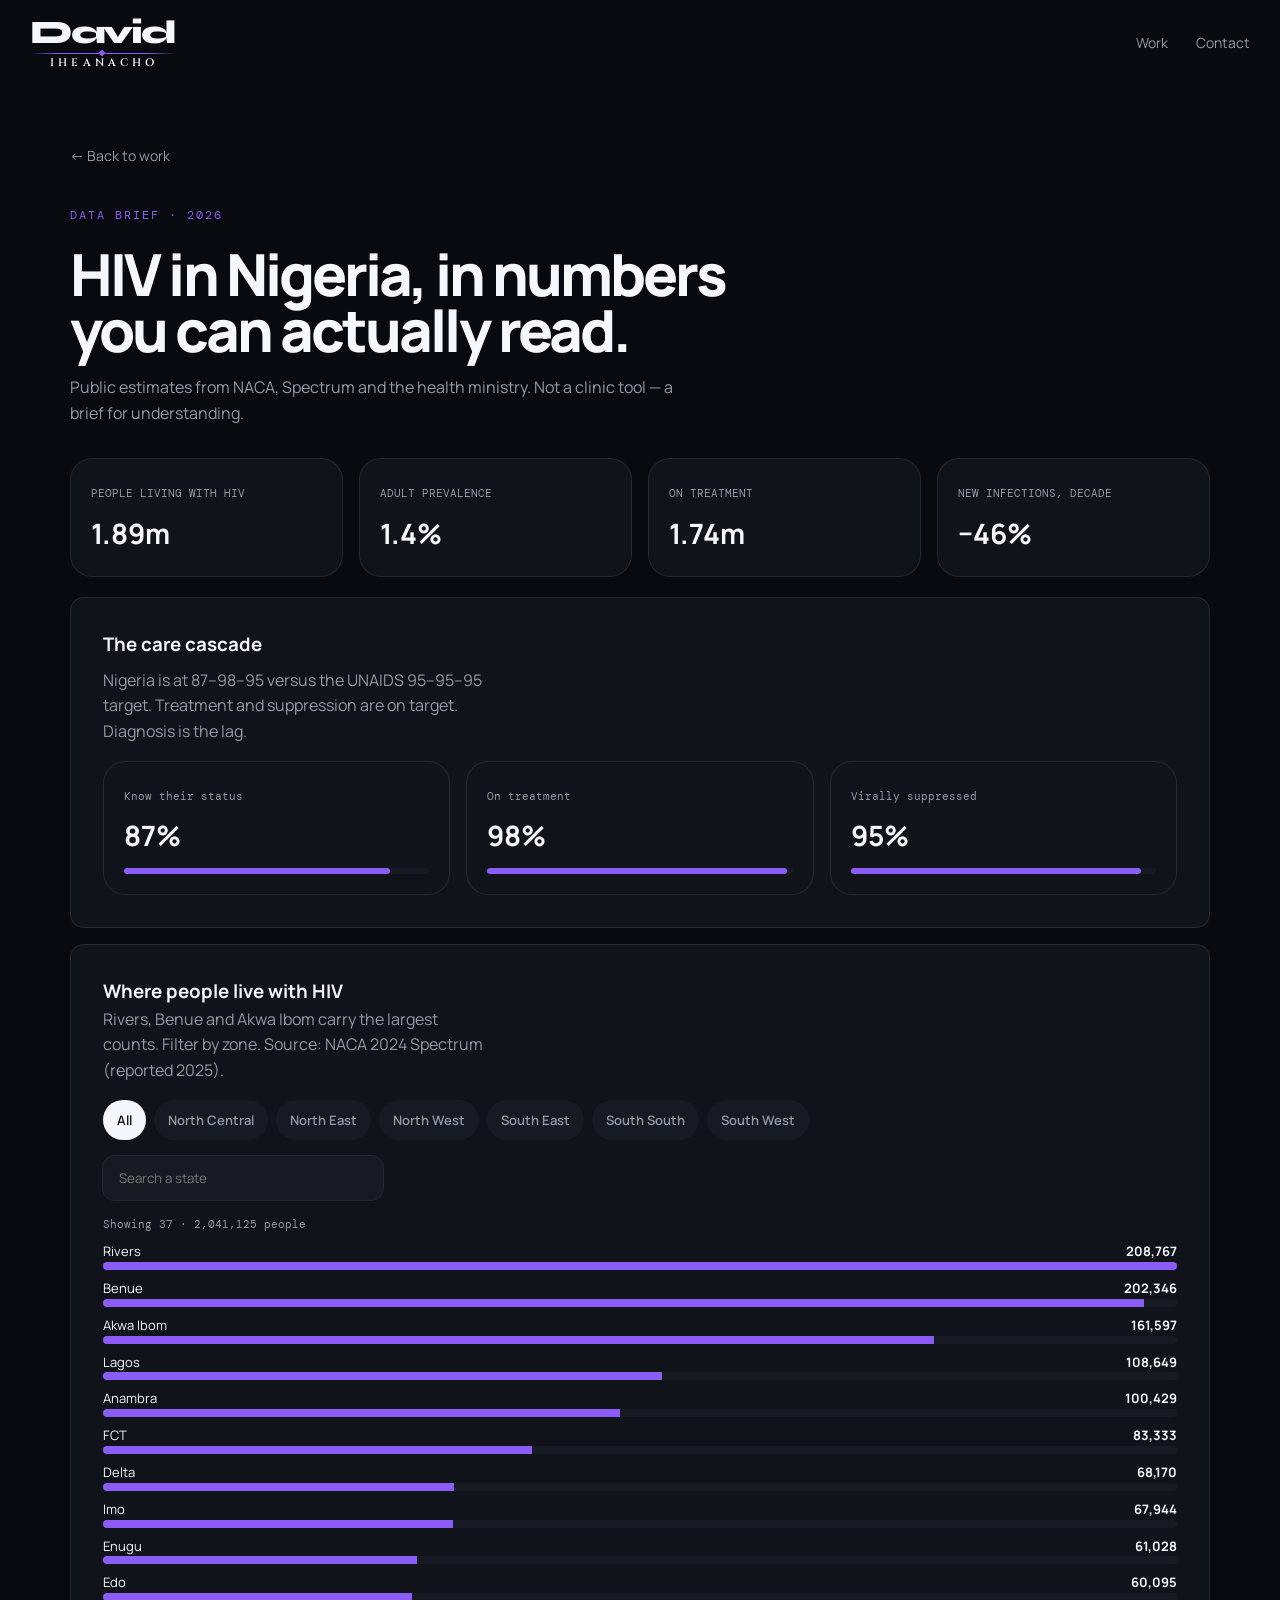
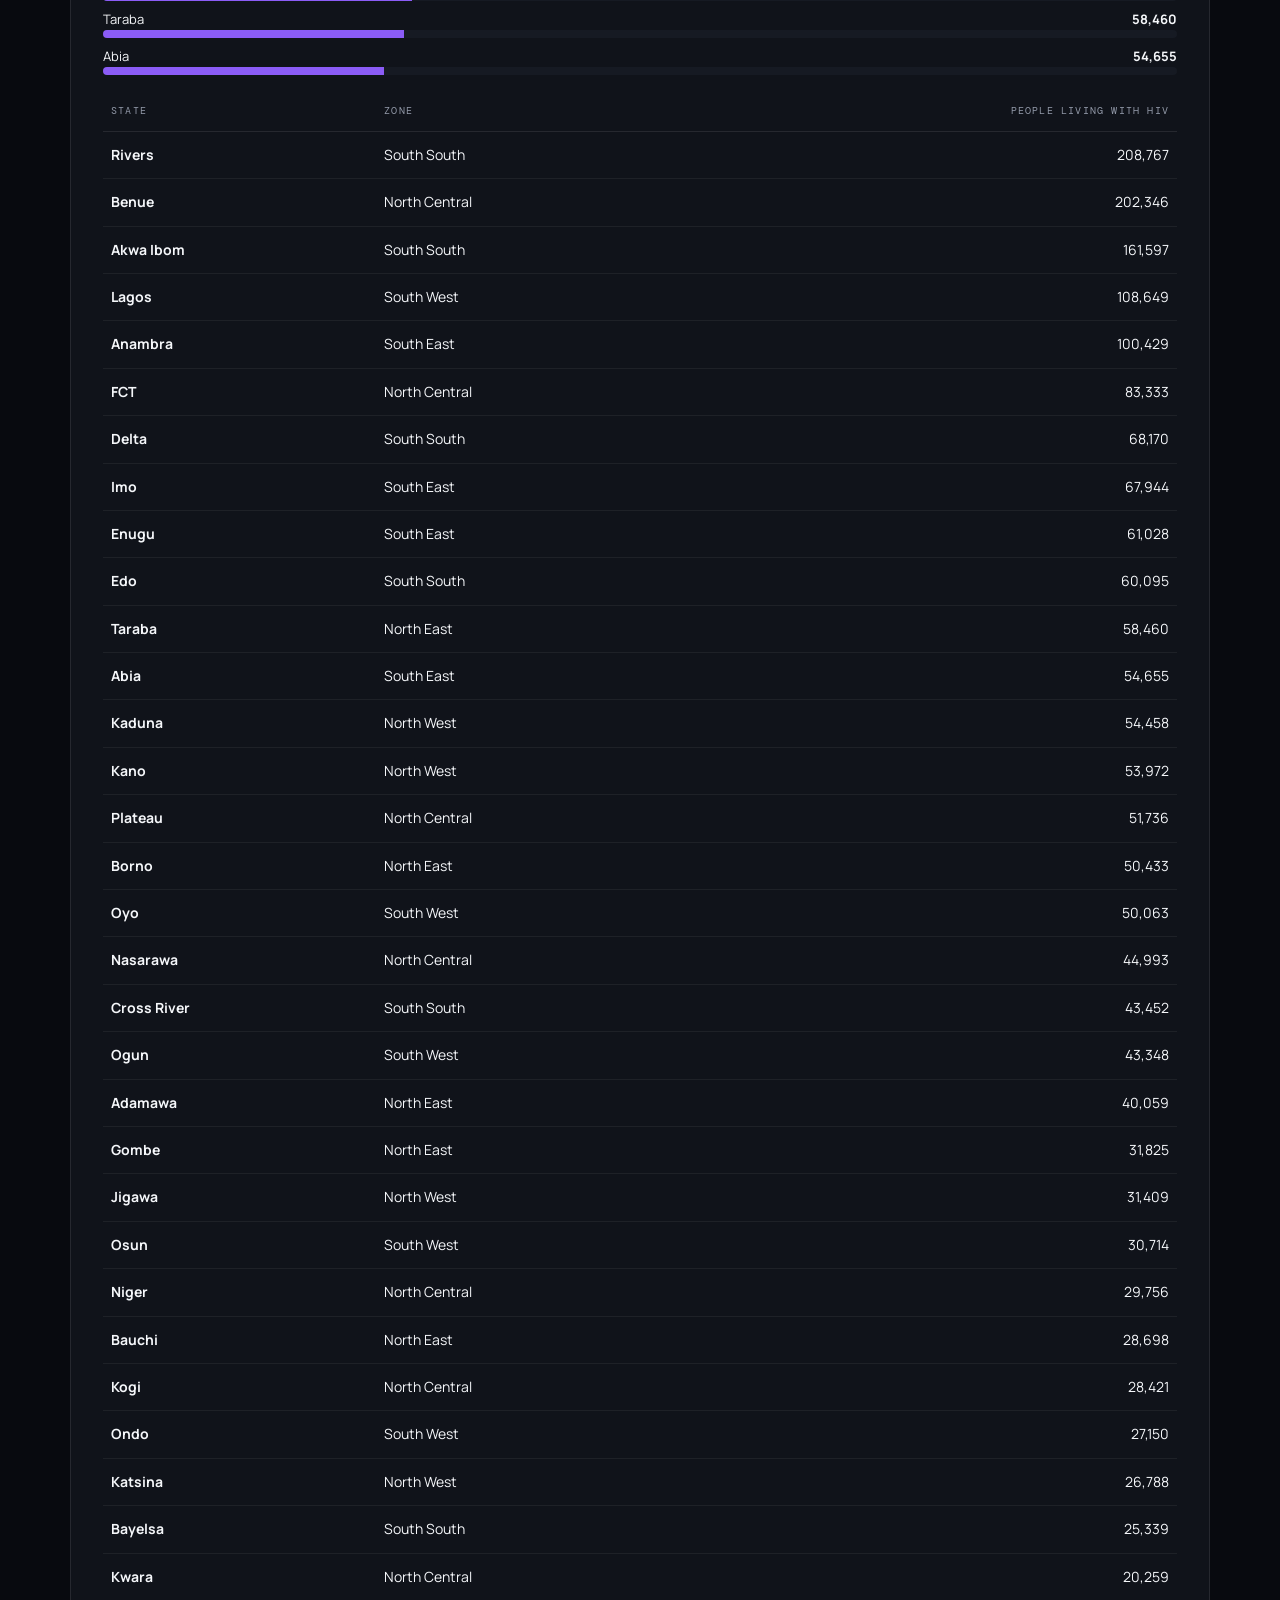
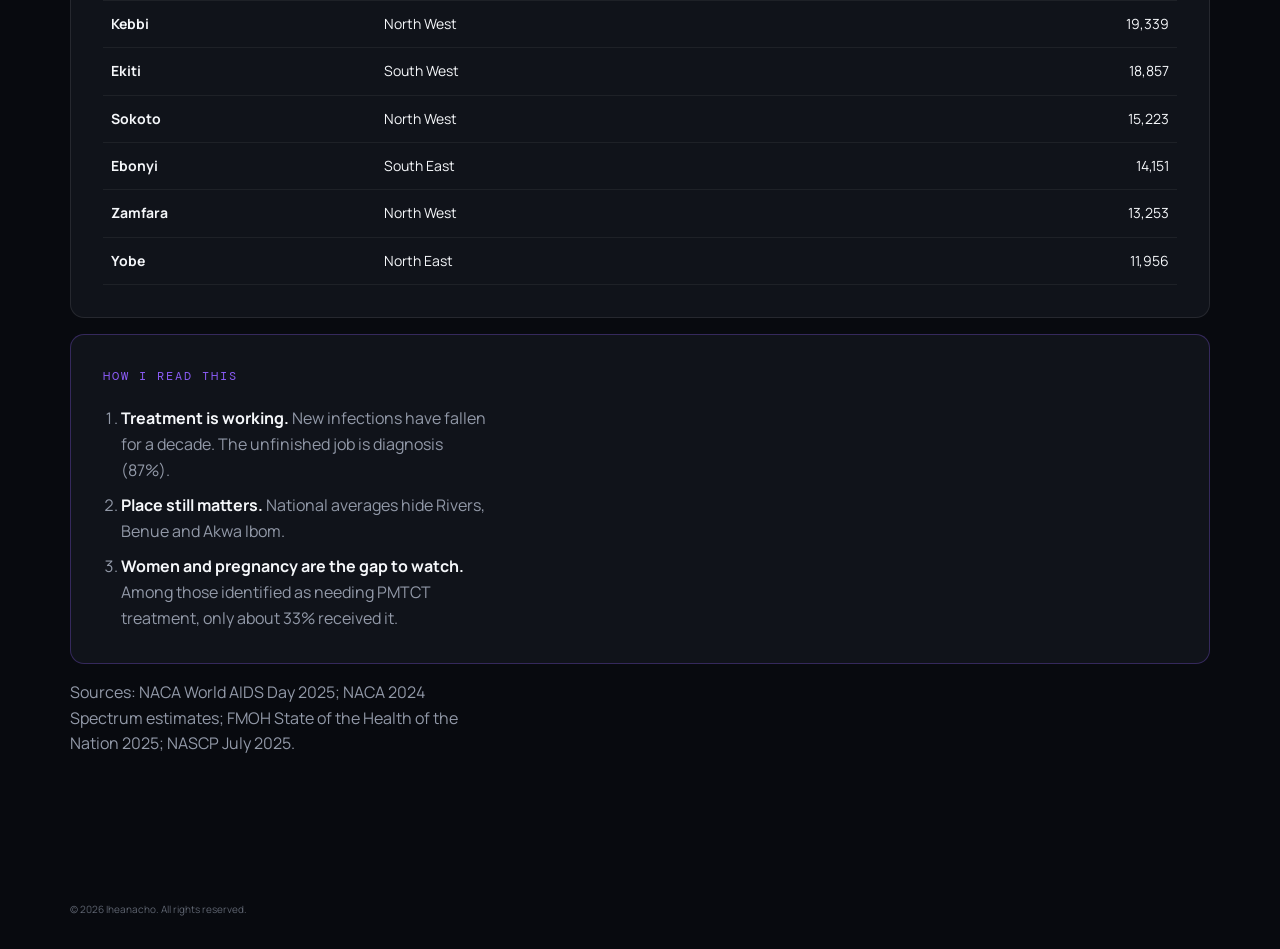
<file: hiv.html>
<!DOCTYPE html>
<html lang="en">
<head>
  <meta charset="UTF-8" />
  <meta name="viewport" content="width=device-width, initial-scale=1" />
  <title>HIV in Nigeria — David Iheanacho</title>
  <link rel="stylesheet" href="style.css" />
</head>
<body>
  <header class="site-header">
    <a href="index.html" class="wordmark" aria-label="David Iheanacho">
      <span class="wordmark-first">David</span>
      <span class="wordmark-rule"></span>
      <span class="wordmark-last">Iheanacho</span>
    </a>
    <nav id="nav">
      <a href="index.html#work">Work</a>
      <a href="index.html#contact">Contact</a>
    </nav>
    <button class="menu-btn" type="button" data-menu>☰</button>
  </header>

  <section class="page-hero">
    <a class="back" href="index.html#work">← Back to work</a>
    <p class="eyebrow">DATA BRIEF · 2026</p>
    <h1>HIV in Nigeria, in numbers you can actually read.</h1>
    <p class="lede" style="max-width:62ch">Public estimates from NACA, Spectrum and the health ministry. Not a clinic tool — a brief for understanding.</p>
  </section>

  <div class="wrap" style="padding-bottom:80px" id="hivApp"></div>

  <footer>
    <div class="footer-bottom"><span class="year"></span></div>
  </footer>
  <script src="script.js"></script>
</body>
</html>
</file>
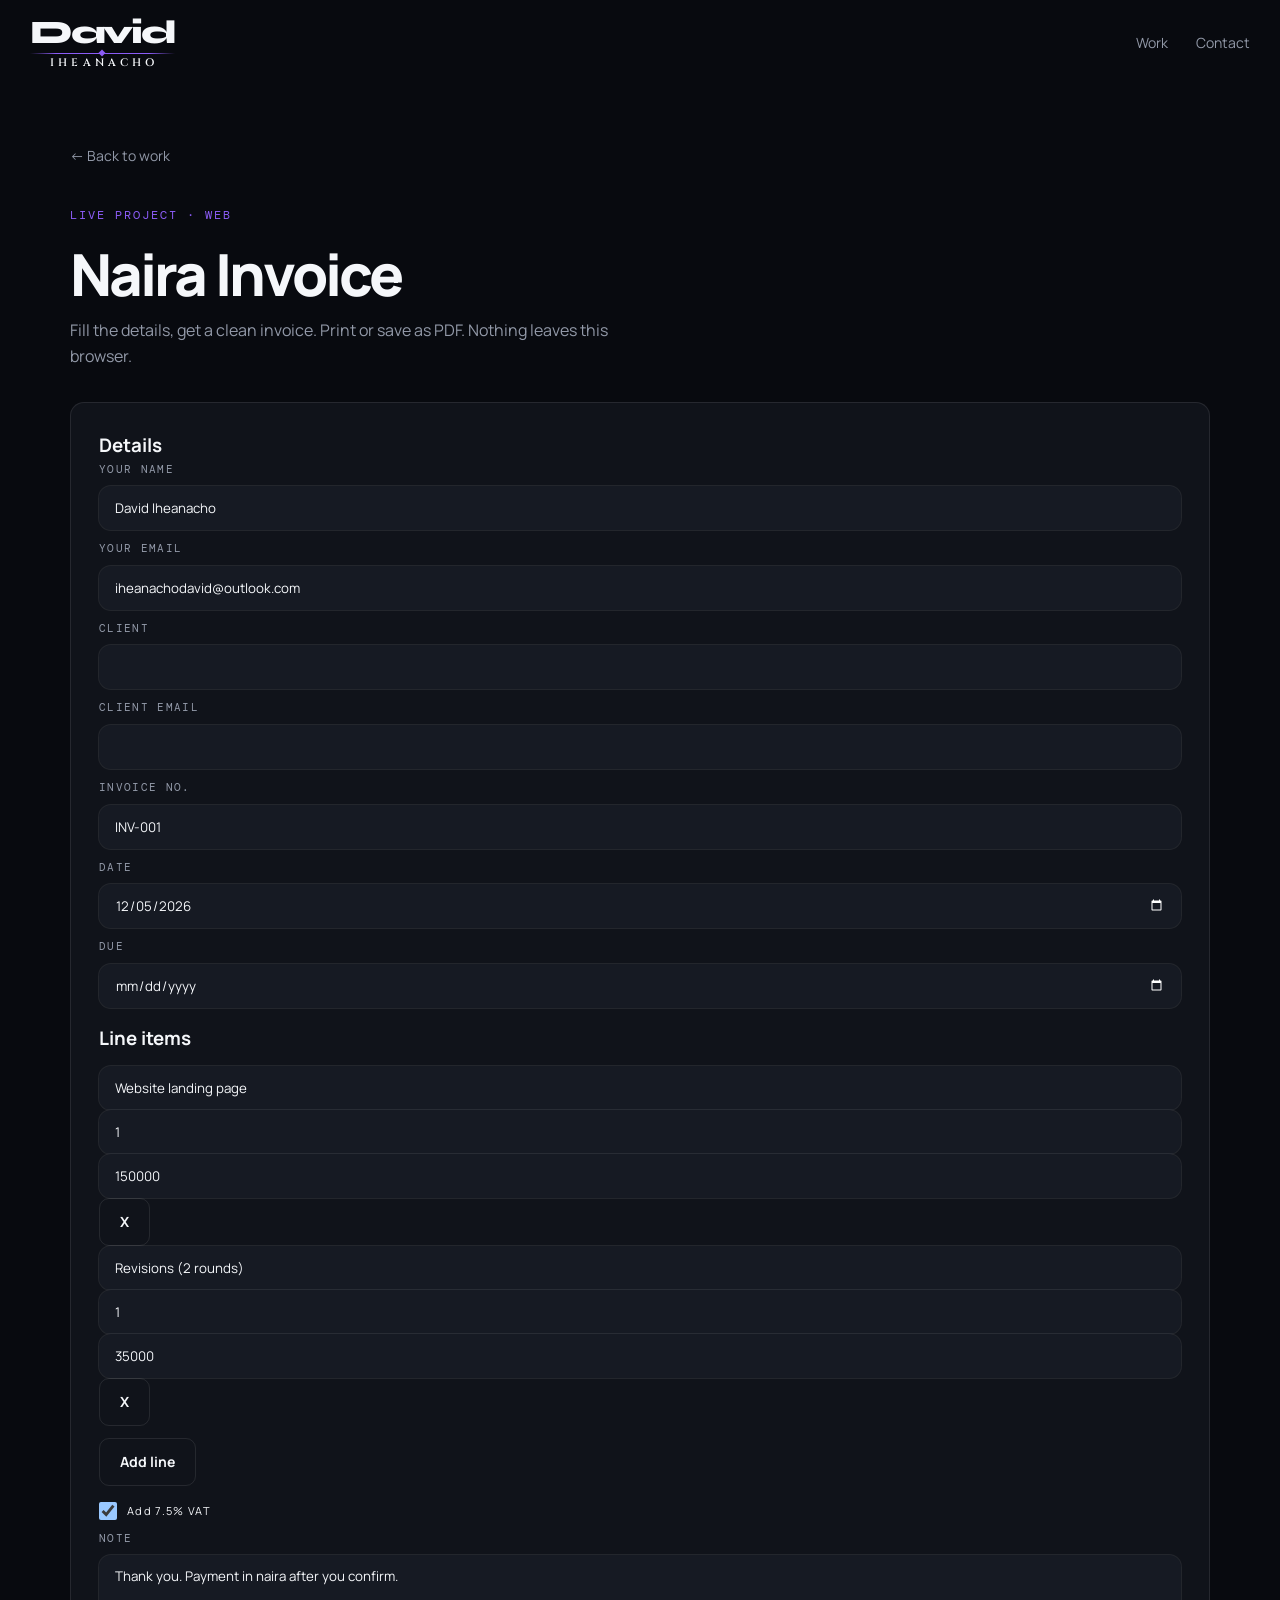
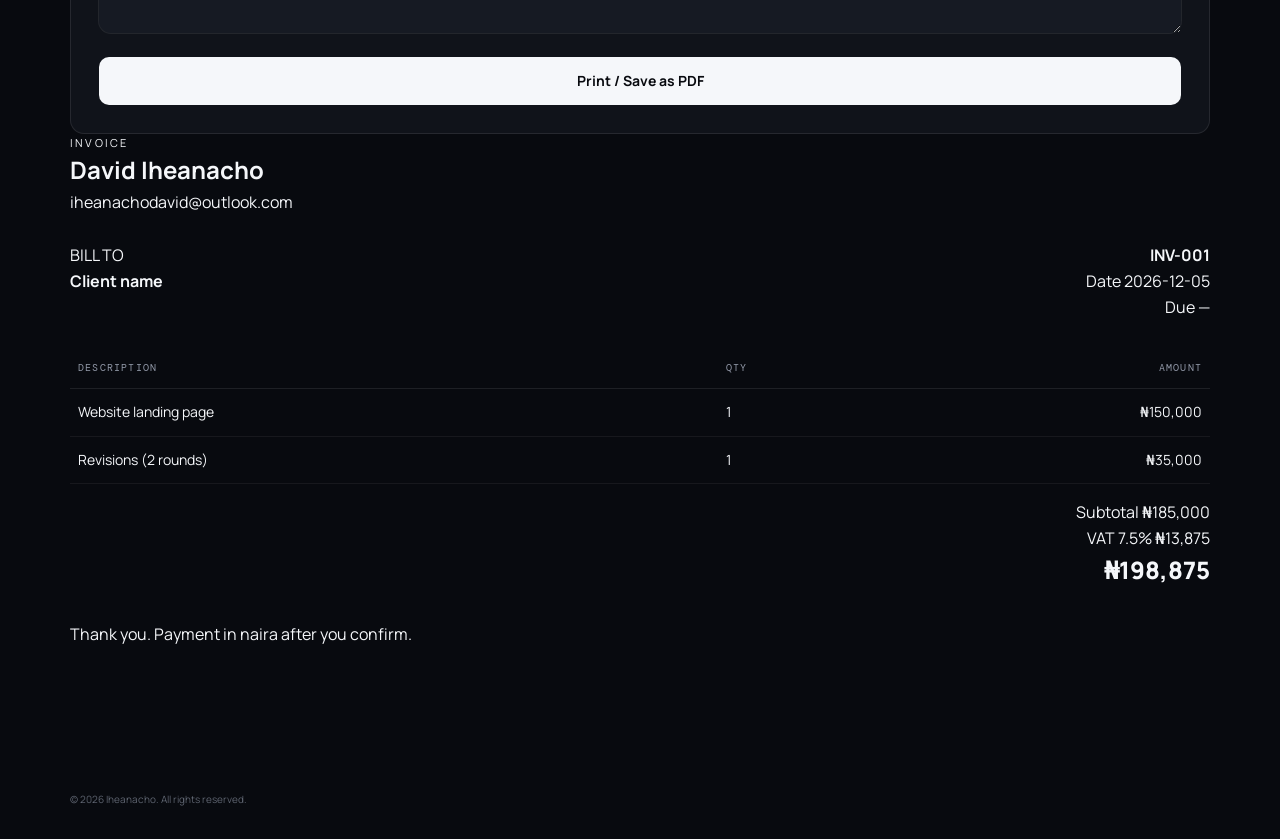
<file: invoice.html>
<!DOCTYPE html>
<html lang="en">
<head>
  <meta charset="UTF-8" />
  <meta name="viewport" content="width=device-width, initial-scale=1" />
  <title>Naira Invoice — David Iheanacho</title>
  <link rel="stylesheet" href="style.css" />
</head>
<body>
  <header class="site-header no-print">
    <a href="index.html" class="wordmark" aria-label="David Iheanacho">
      <span class="wordmark-first">David</span>
      <span class="wordmark-rule"></span>
      <span class="wordmark-last">Iheanacho</span>
    </a>
    <nav id="nav">
      <a href="index.html#work">Work</a>
      <a href="index.html#contact">Contact</a>
    </nav>
    <button class="menu-btn" type="button" data-menu>☰</button>
  </header>

  <section class="page-hero no-print">
    <a class="back" href="index.html#work">← Back to work</a>
    <p class="eyebrow">LIVE PROJECT · WEB</p>
    <h1>Naira Invoice</h1>
    <p class="lede" style="max-width:54ch">Fill the details, get a clean invoice. Print or save as PDF. Nothing leaves this browser.</p>
  </section>

  <div class="wrap" style="padding-bottom:80px" id="invoiceApp"></div>

  <footer class="no-print">
    <div class="footer-bottom"><span class="year"></span></div>
  </footer>
  <script src="script.js"></script>
</body>
</html>
</file>
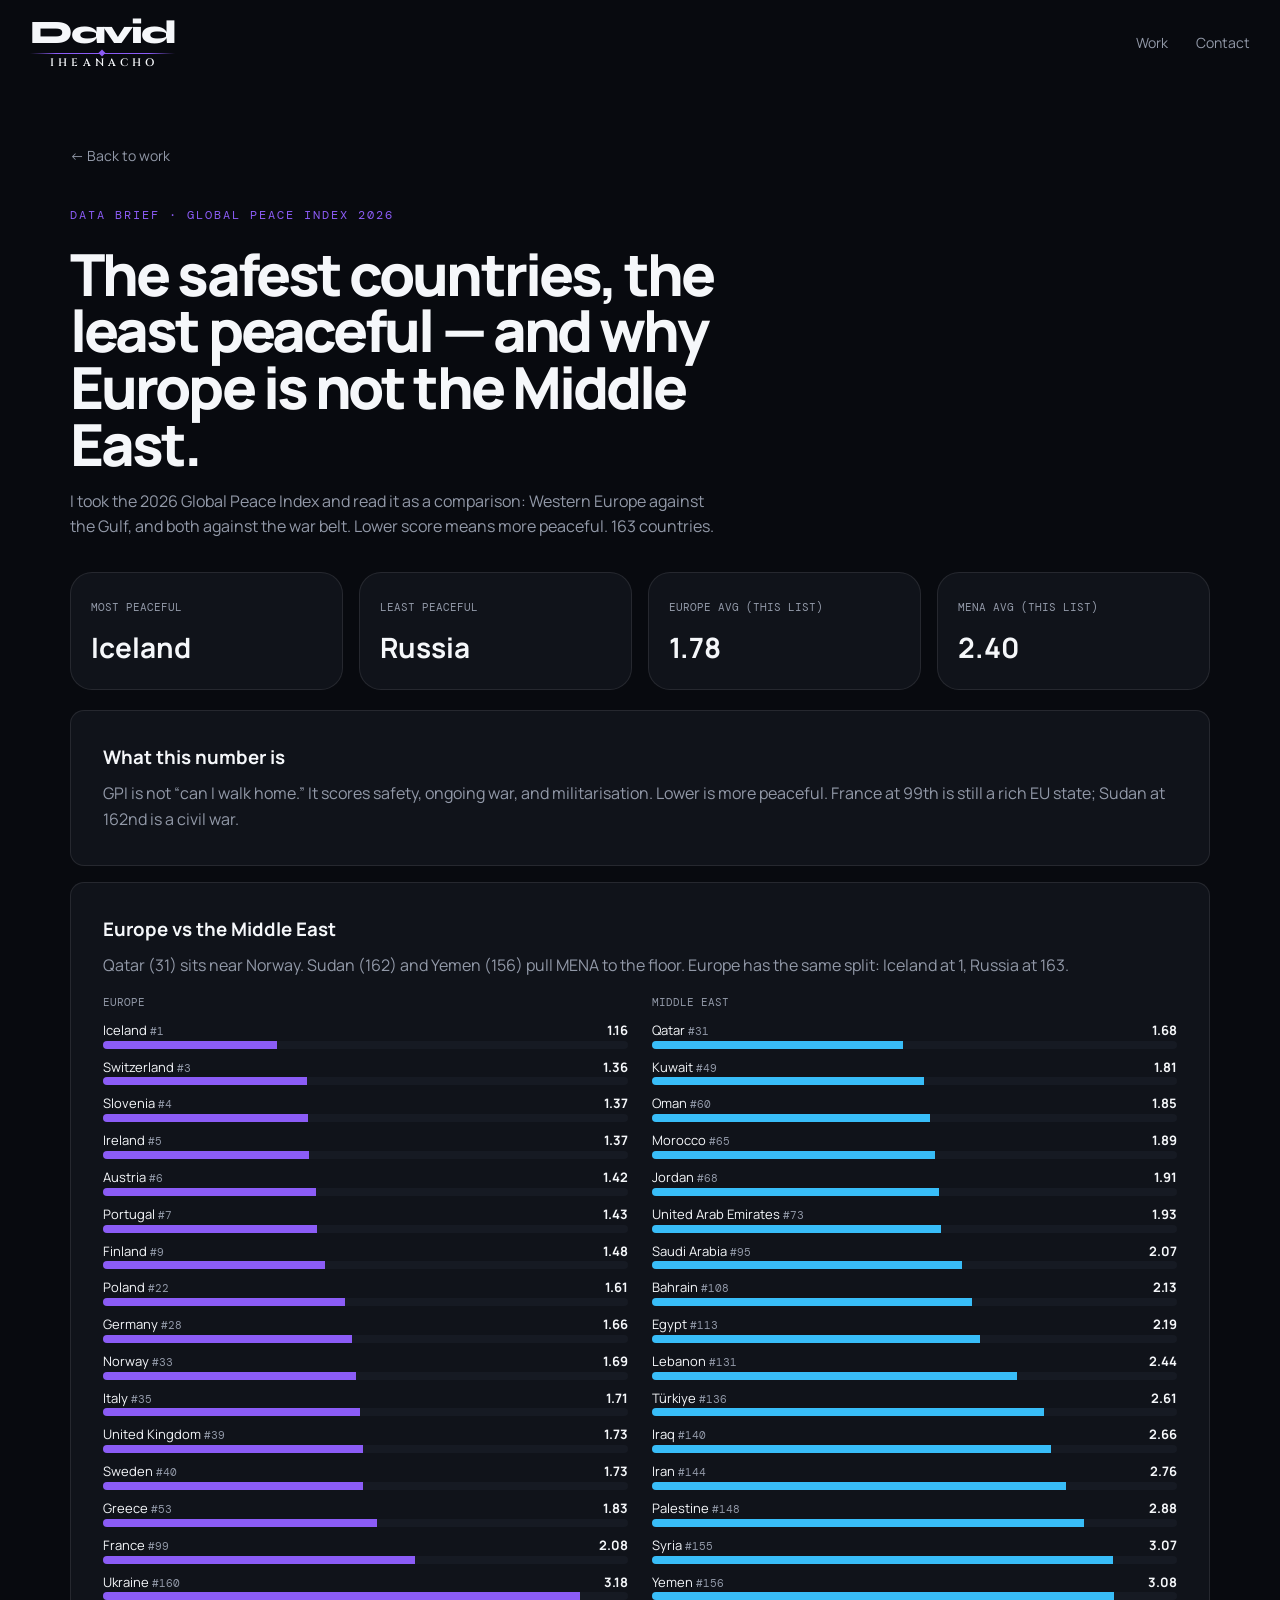
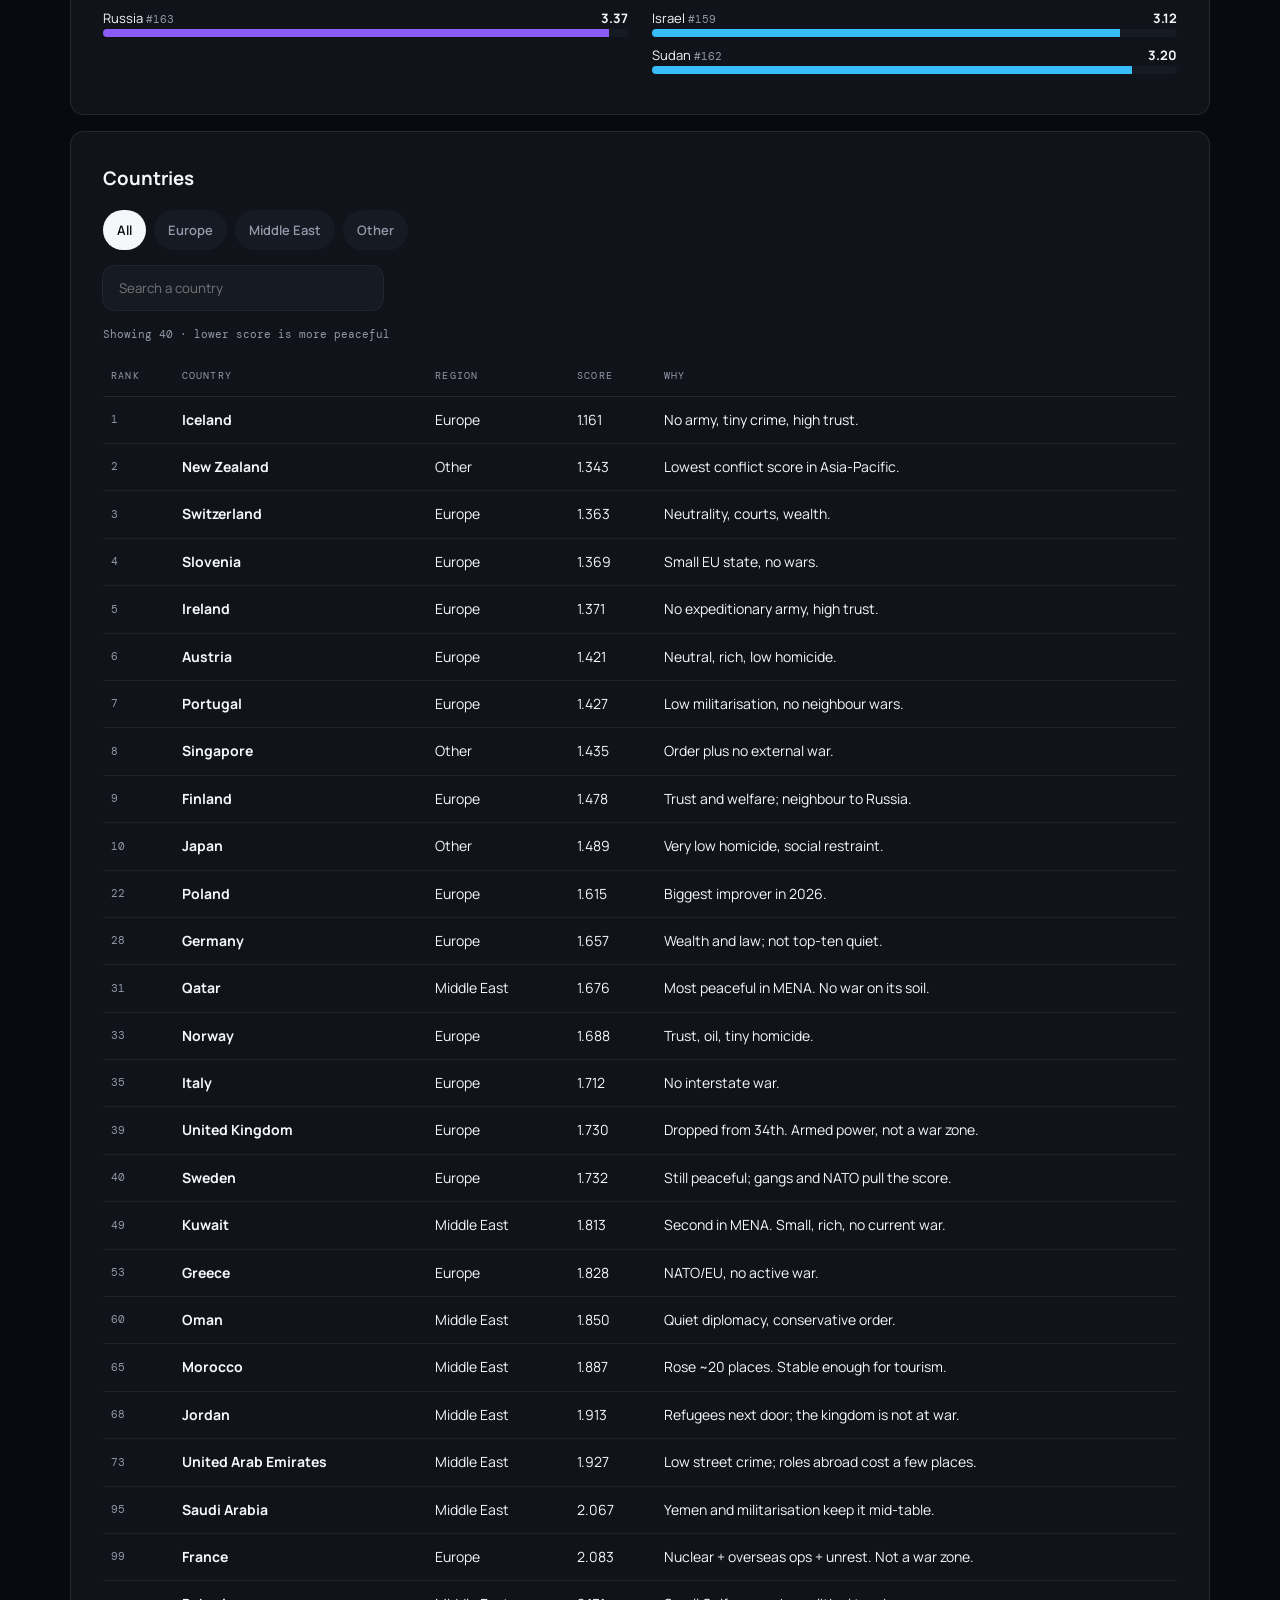
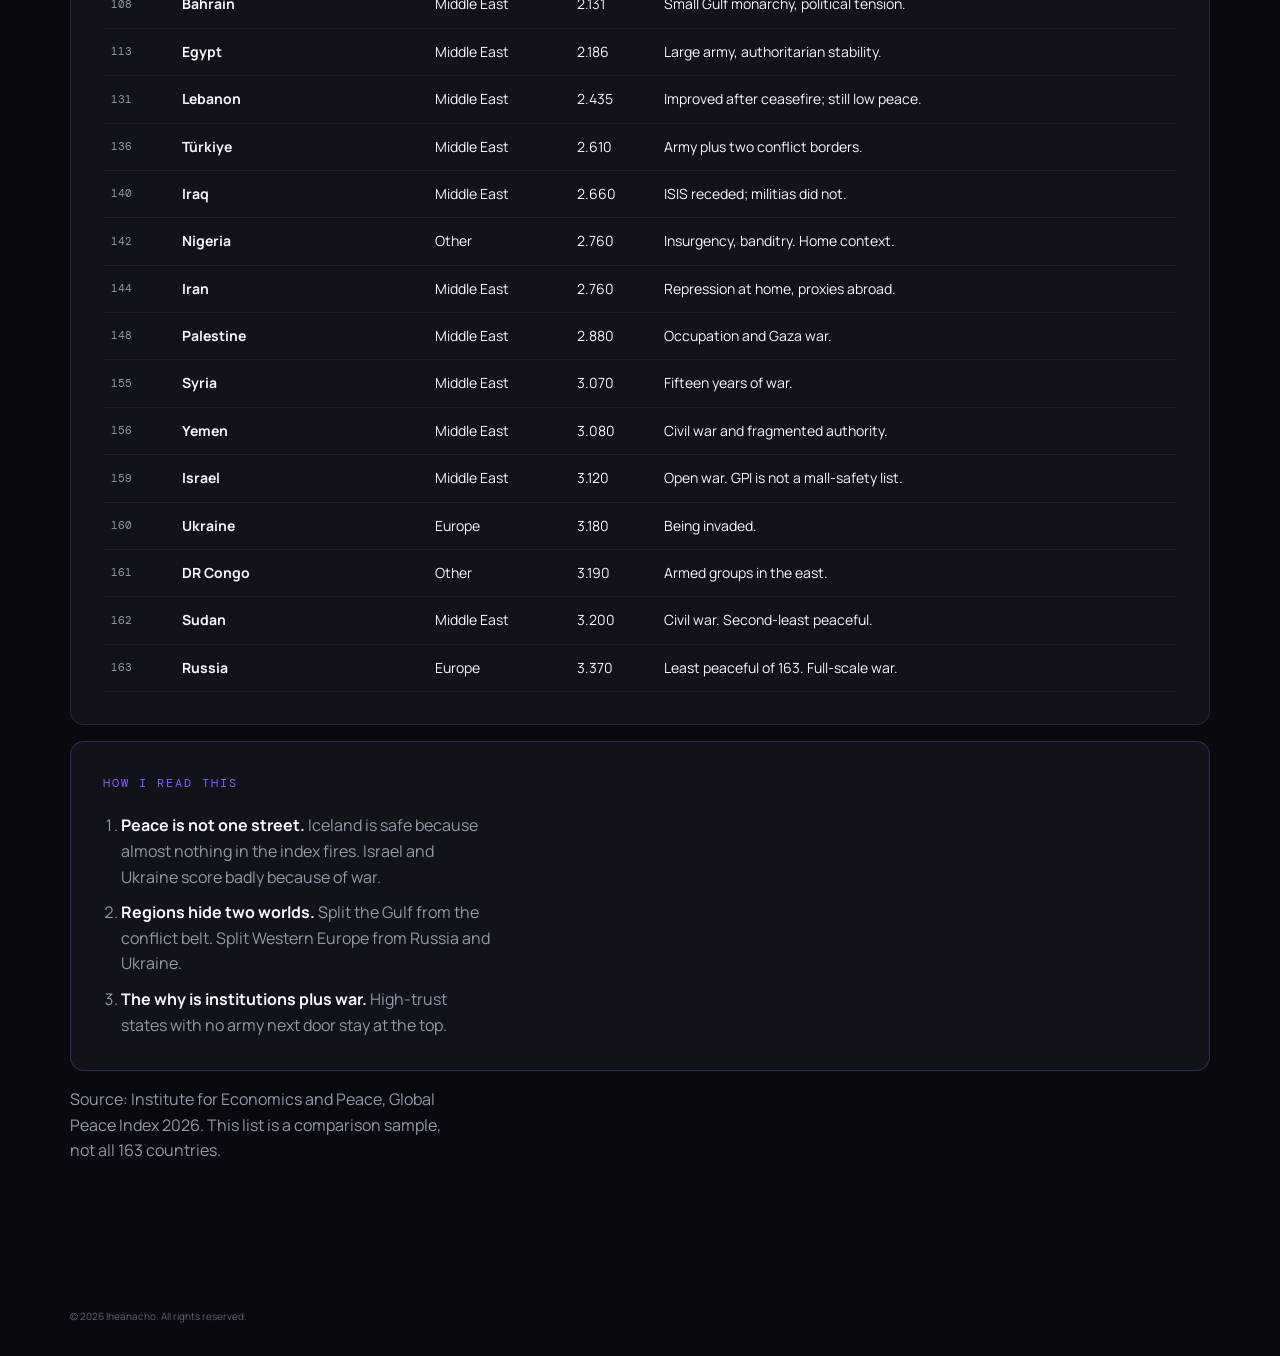
<file: peace.html>
<!DOCTYPE html>
<html lang="en">
<head>
  <meta charset="UTF-8" />
  <meta name="viewport" content="width=device-width, initial-scale=1" />
  <title>World peace, in numbers — David Iheanacho</title>
  <link rel="stylesheet" href="style.css" />
</head>
<body>
  <header class="site-header">
    <a href="index.html" class="wordmark" aria-label="David Iheanacho">
      <span class="wordmark-first">David</span>
      <span class="wordmark-rule"></span>
      <span class="wordmark-last">Iheanacho</span>
    </a>
    <nav id="nav">
      <a href="index.html#work">Work</a>
      <a href="index.html#contact">Contact</a>
    </nav>
    <button class="menu-btn" type="button" data-menu>☰</button>
  </header>

  <section class="page-hero">
    <a class="back" href="index.html#work">← Back to work</a>
    <p class="eyebrow">DATA BRIEF · GLOBAL PEACE INDEX 2026</p>
    <h1>The safest countries, the least peaceful — and why Europe is not the Middle East.</h1>
    <p class="lede" style="max-width:66ch">I took the 2026 Global Peace Index and read it as a comparison: Western Europe against the Gulf, and both against the war belt. Lower score means more peaceful. 163 countries.</p>
  </section>

  <div class="wrap" style="padding-bottom:80px" id="peaceApp"></div>

  <footer>
    <div class="footer-bottom"><span class="year"></span></div>
  </footer>
  <script src="script.js"></script>
</body>
</html>
</file>
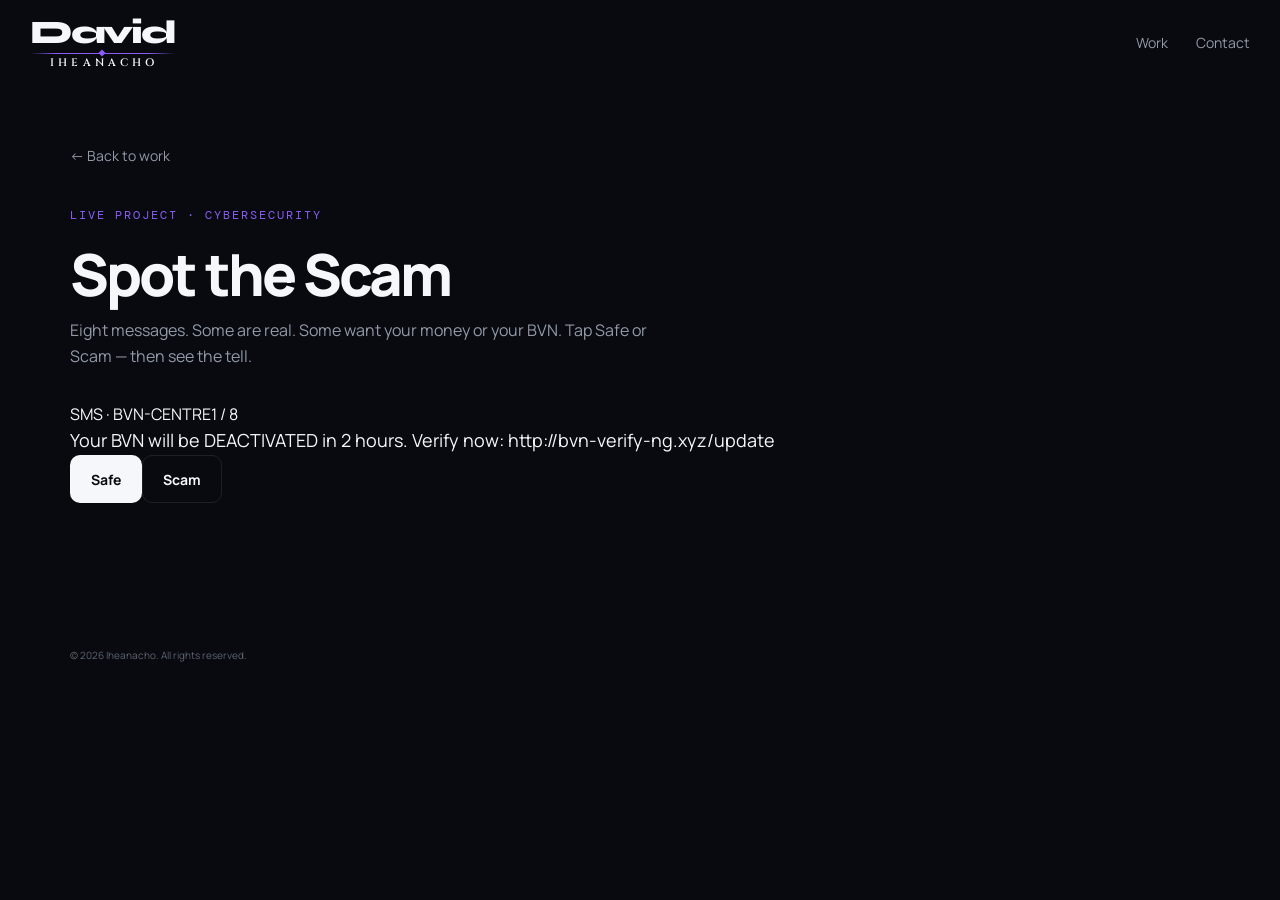
<file: scam.html>
<!DOCTYPE html>
<html lang="en">
<head>
  <meta charset="UTF-8" />
  <meta name="viewport" content="width=device-width, initial-scale=1" />
  <title>Spot the Scam — David Iheanacho</title>
  <link rel="stylesheet" href="style.css" />
</head>
<body>
  <header class="site-header">
    <a href="index.html" class="wordmark" aria-label="David Iheanacho">
      <span class="wordmark-first">David</span>
      <span class="wordmark-rule"></span>
      <span class="wordmark-last">Iheanacho</span>
    </a>
    <nav id="nav">
      <a href="index.html#work">Work</a>
      <a href="index.html#contact">Contact</a>
    </nav>
    <button class="menu-btn" type="button" data-menu>☰</button>
  </header>

  <section class="page-hero">
    <a class="back" href="index.html#work">← Back to work</a>
    <p class="eyebrow">LIVE PROJECT · CYBERSECURITY</p>
    <h1>Spot the Scam</h1>
    <p class="lede" style="max-width:58ch">Eight messages. Some are real. Some want your money or your BVN. Tap Safe or Scam — then see the tell.</p>
  </section>

  <div class="wrap" style="padding-bottom:80px" id="scamApp"></div>

  <footer>
    <div class="footer-bottom"><span class="year"></span></div>
  </footer>
  <script src="script.js"></script>
</body>
</html>
</file>
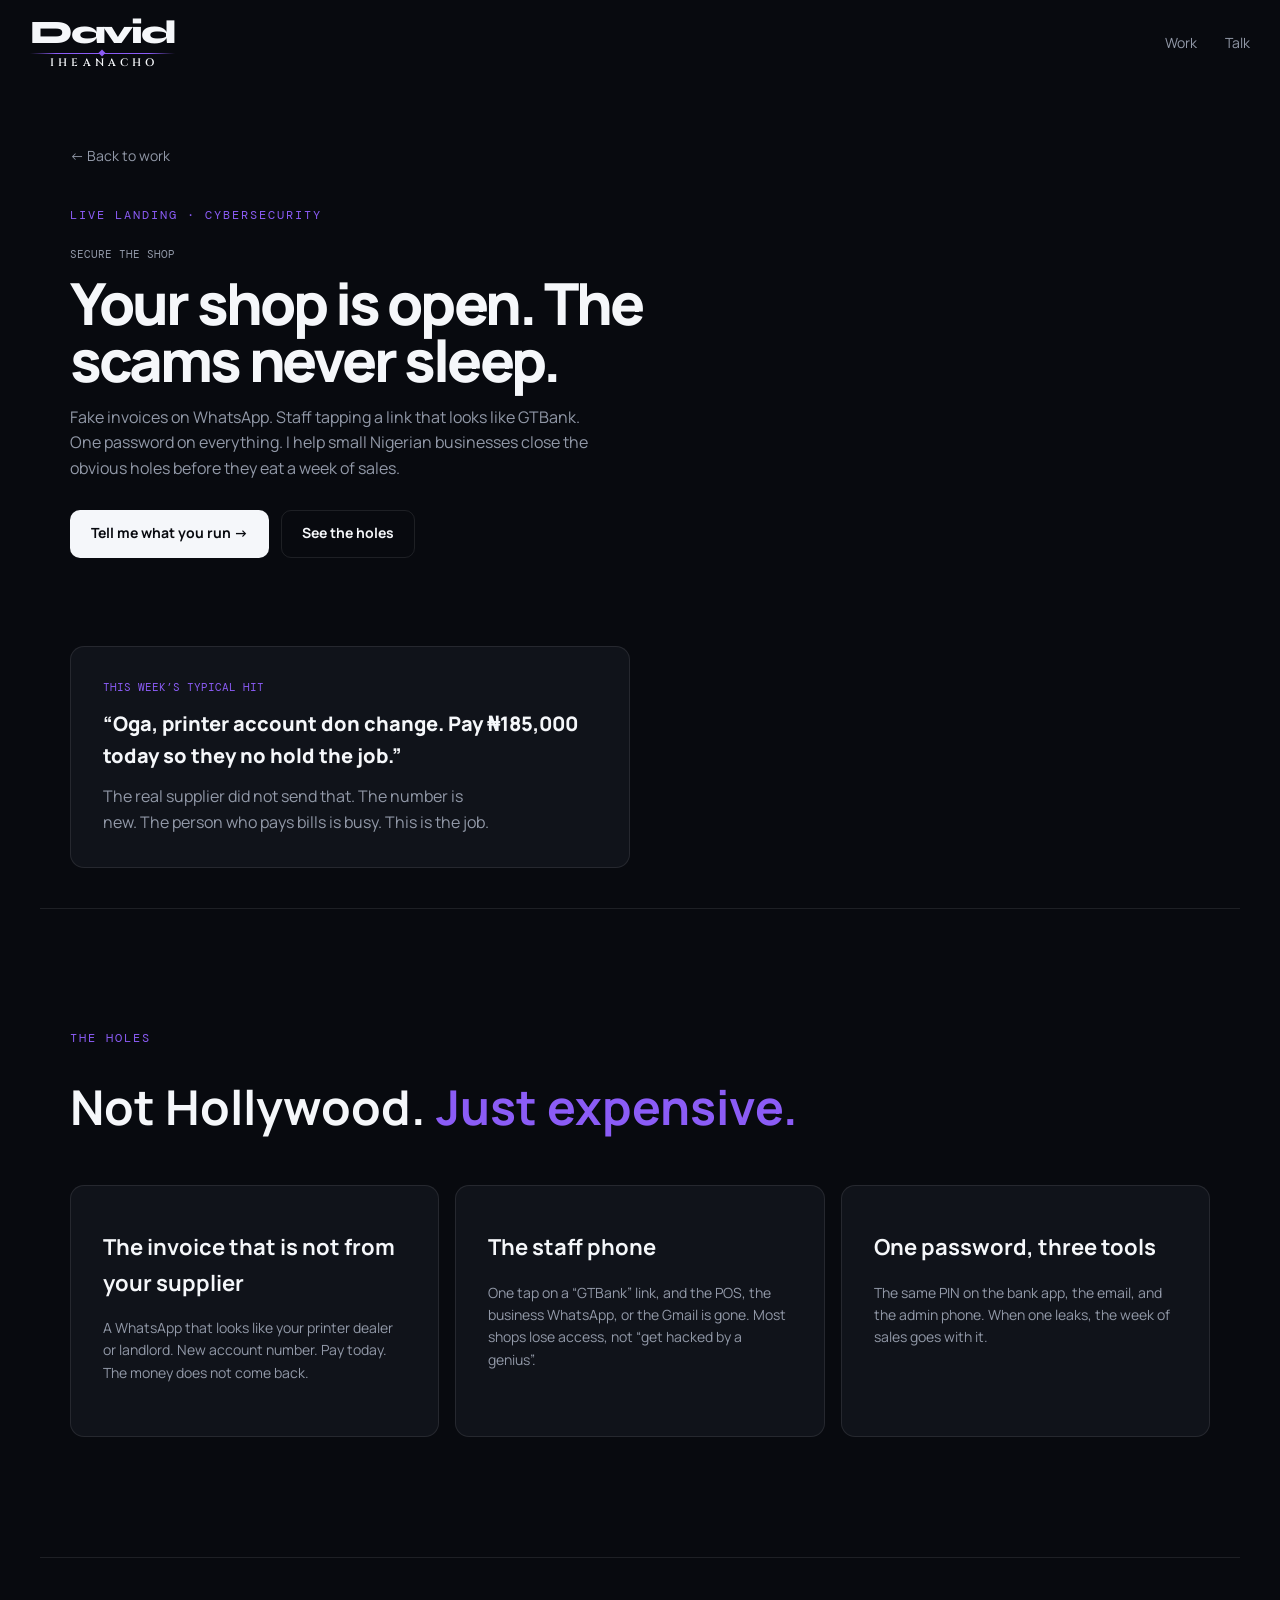
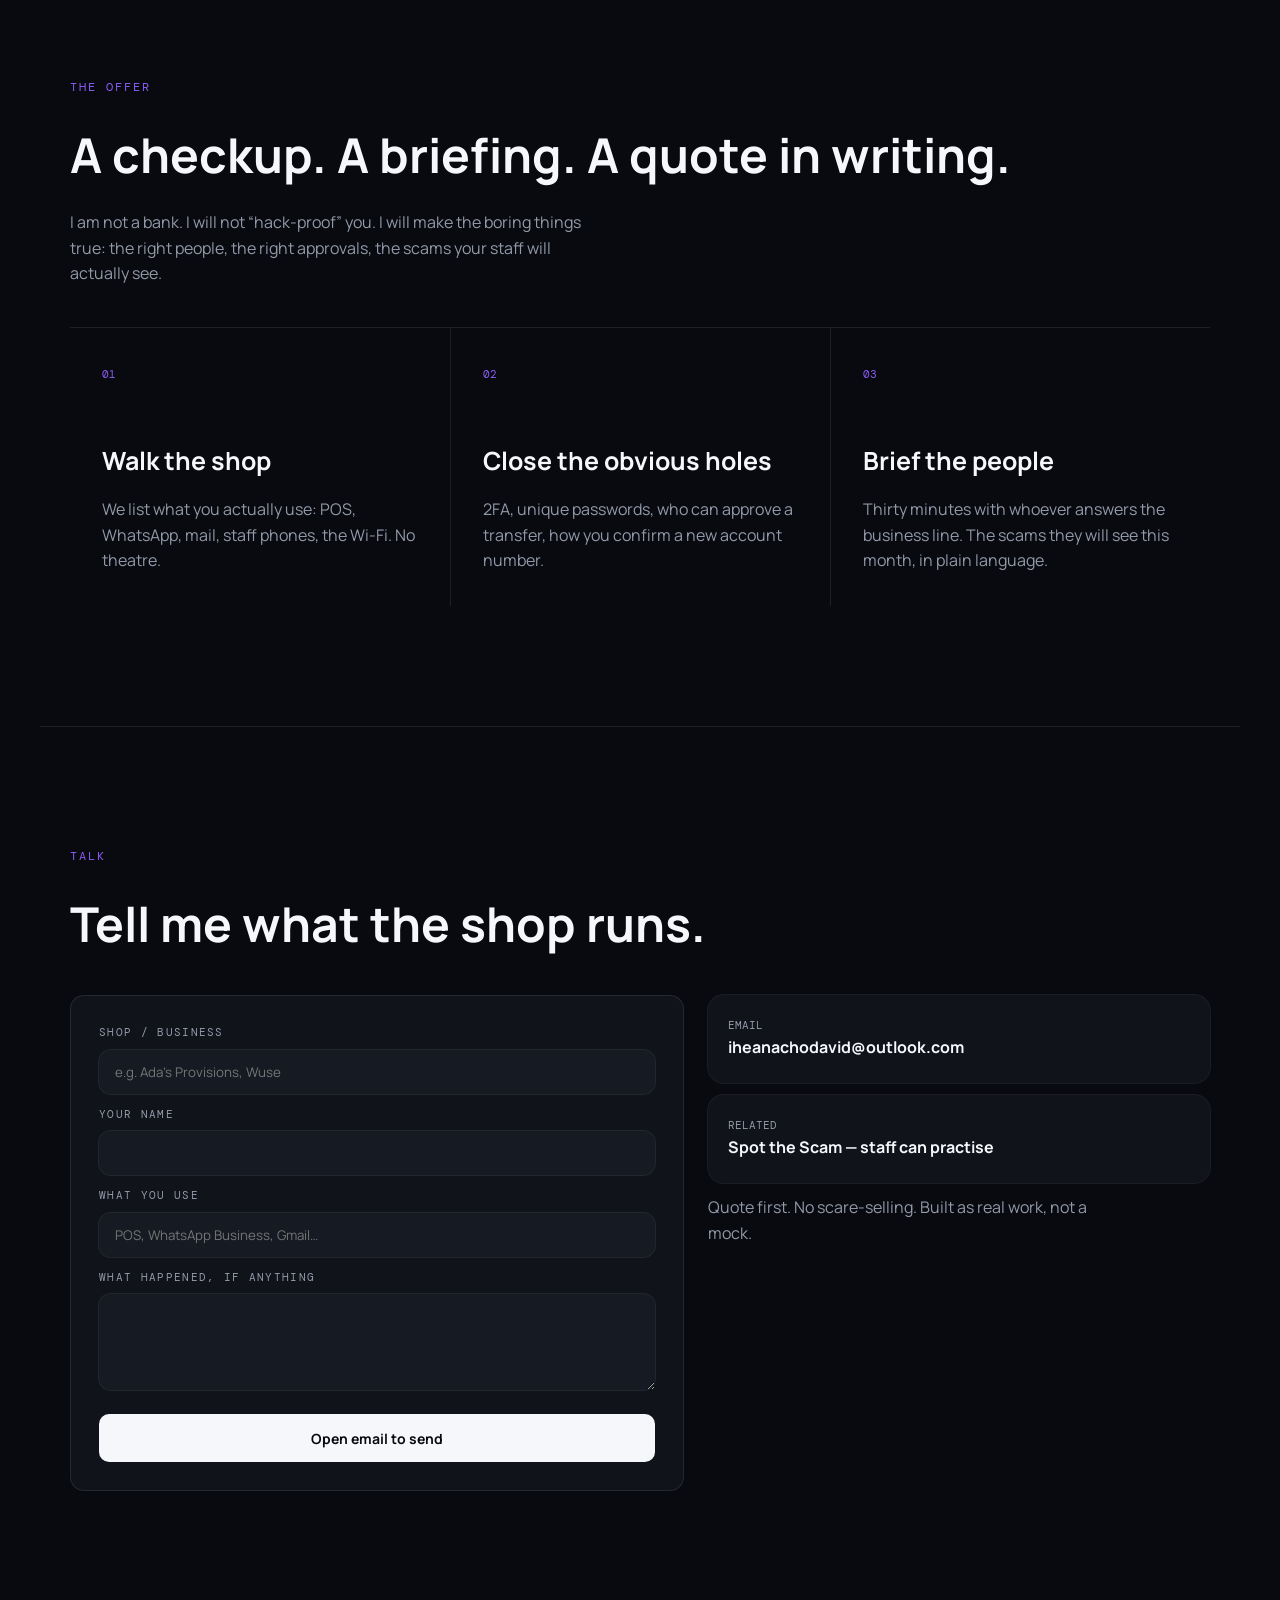
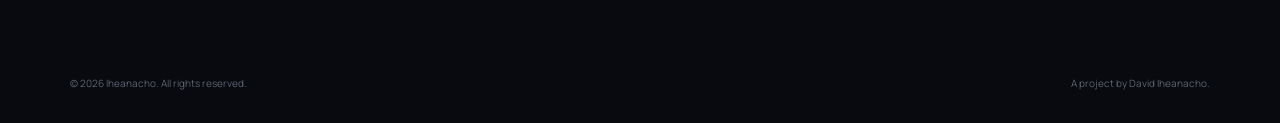
<file: shop.html>
<!DOCTYPE html>
<html lang="en">
<head>
  <meta charset="UTF-8" />
  <meta name="viewport" content="width=device-width, initial-scale=1" />
  <title>Secure the Shop — David Iheanacho</title>
  <link rel="stylesheet" href="style.css" />
</head>
<body>
  <header class="site-header">
    <a href="index.html" class="wordmark" aria-label="David Iheanacho">
      <span class="wordmark-first">David</span>
      <span class="wordmark-rule"></span>
      <span class="wordmark-last">Iheanacho</span>
    </a>
    <nav id="nav">
      <a href="index.html#work">Work</a>
      <a href="#shop-contact">Talk</a>
    </nav>
    <button class="menu-btn" type="button" data-menu>☰</button>
  </header>

  <section class="page-hero">
    <a class="back" href="index.html#work">← Back to work</a>
    <p class="eyebrow">LIVE LANDING · CYBERSECURITY</p>
    <p class="mono" style="margin-bottom:12px">SECURE THE SHOP</p>
    <h1>Your shop is open. The scams never sleep.</h1>
    <p class="lede" style="max-width:54ch">Fake invoices on WhatsApp. Staff tapping a link that looks like GTBank. One password on everything. I help small Nigerian businesses close the obvious holes before they eat a week of sales.</p>
    <div class="hero-actions" style="margin-top:28px">
      <a class="btn btn-fg" href="#shop-contact">Tell me what you run →</a>
      <a class="btn btn-ghost" href="#holes">See the holes</a>
    </div>
  </section>

  <div class="wrap" style="padding-bottom:40px">
    <div class="panel" style="max-width:560px">
      <p class="mono" style="color:var(--primary)">THIS WEEK’S TYPICAL HIT</p>
      <p style="font-size:20px;font-weight:800;margin:12px 0">“Oga, printer account don change. Pay ₦185,000 today so they no hold the job.”</p>
      <p class="lede">The real supplier did not send that. The number is new. The person who pays bills is busy. This is the job.</p>
    </div>
  </div>

  <section class="section" id="holes">
    <p class="eyebrow">THE HOLES</p>
    <h2 style="font-size:clamp(28px,4vw,48px);margin-bottom:40px">Not Hollywood. <span class="accent">Just expensive.</span></h2>
    <div class="cards-3">
      <article class="skill"><h3>The invoice that is not from your supplier</h3><p>A WhatsApp that looks like your printer dealer or landlord. New account number. Pay today. The money does not come back.</p></article>
      <article class="skill"><h3>The staff phone</h3><p>One tap on a “GTBank” link, and the POS, the business WhatsApp, or the Gmail is gone. Most shops lose access, not “get hacked by a genius”.</p></article>
      <article class="skill"><h3>One password, three tools</h3><p>The same PIN on the bank app, the email, and the admin phone. When one leaks, the week of sales goes with it.</p></article>
    </div>
  </section>

  <section class="section">
    <p class="eyebrow">THE OFFER</p>
    <h2 style="font-size:clamp(28px,4vw,48px);margin-bottom:16px">A checkup. A briefing. A quote in writing.</h2>
    <p class="lede" style="max-width:54ch;margin-bottom:40px">I am not a bank. I will not “hack-proof” you. I will make the boring things true: the right people, the right approvals, the scams your staff will actually see.</p>
    <div class="steps">
      <div class="step"><span class="mono" style="color:var(--primary)">01</span><h3>Walk the shop</h3><p class="lede">We list what you actually use: POS, WhatsApp, mail, staff phones, the Wi-Fi. No theatre.</p></div>
      <div class="step"><span class="mono" style="color:var(--primary)">02</span><h3>Close the obvious holes</h3><p class="lede">2FA, unique passwords, who can approve a transfer, how you confirm a new account number.</p></div>
      <div class="step"><span class="mono" style="color:var(--primary)">03</span><h3>Brief the people</h3><p class="lede">Thirty minutes with whoever answers the business line. The scams they will see this month, in plain language.</p></div>
    </div>
  </section>

  <section class="section" id="shop-contact">
    <p class="eyebrow">TALK</p>
    <h2 style="font-size:clamp(28px,4vw,48px);margin-bottom:32px">Tell me what the shop runs.</h2>
    <div class="contact-grid">
      <form class="panel" id="shopForm">
        <label><span>Shop / business</span><input name="shop" required placeholder="e.g. Ada’s Provisions, Wuse" /></label>
        <div style="height:12px"></div>
        <label><span>Your name</span><input name="name" required /></label>
        <div style="height:12px"></div>
        <label><span>What you use</span><input name="tools" placeholder="POS, WhatsApp Business, Gmail…" /></label>
        <div style="height:12px"></div>
        <label><span>What happened, if anything</span><textarea name="note" rows="4"></textarea></label>
        <div style="height:16px"></div>
        <button class="btn btn-fg" type="submit" style="width:100%">Open email to send</button>
      </form>
      <div>
        <a class="channel" href="mailto:iheanachodavid@outlook.com"><div><div class="mono">EMAIL</div><strong>iheanachodavid@outlook.com</strong></div></a>
        <a class="channel" href="scam.html"><div><div class="mono">RELATED</div><strong>Spot the Scam — staff can practise</strong></div></a>
        <p class="lede">Quote first. No scare-selling. Built as real work, not a mock.</p>
      </div>
    </div>
  </section>

  <footer>
    <div class="footer-bottom"><span class="year"></span><span>A project by David Iheanacho.</span></div>
  </footer>
  <script src="script.js"></script>
</body>
</html>
</file>
<file: style.css>
@import url("https://fonts.googleapis.com/css2?family=Cinzel:wght@500;600;700&family=DM+Mono:wght@400;500&family=Manrope:wght@400;500;600;700;800&family=Syne:wght@600;700;800&display=swap");

*,
*::before,
*::after {
  margin: 0;
  padding: 0;
  box-sizing: border-box;
}

:root {
  --bg: #080a0f;
  --surface: #10131a;
  --surface-light: #161a23;
  --fg: #f5f7fa;
  --muted: #9299a8;
  --primary: #8b5cf6;
  --accent: #38bdf8;
  --border: rgba(255, 255, 255, 0.09);
  --green: #22c55e;
  --container: 1200px;
}

html {
  scroll-behavior: smooth;
}

body {
  font-family: "Manrope", sans-serif;
  background: var(--bg);
  color: var(--fg);
  line-height: 1.6;
  overflow-x: hidden;
}

a {
  color: inherit;
  text-decoration: none;
}

button,
[role="button"] {
  font-family: inherit;
  cursor: pointer;
}

img {
  max-width: 100%;
  display: block;
}

::selection {
  background: var(--primary);
  color: white;
}

input,
textarea,
select {
  color-scheme: dark;
  font-family: inherit;
}

.wrap {
  max-width: var(--container);
  margin: 0 auto;
  padding: 0 30px;
}

.section {
  max-width: var(--container);
  margin: auto;
  padding: 120px 30px;
  border-top: 1px solid var(--border);
}

.eyebrow {
  font-family: "DM Mono", monospace;
  font-size: 12px;
  letter-spacing: 2px;
  color: var(--primary);
  margin-bottom: 20px;
}

.section-heading {
  display: flex;
  justify-content: space-between;
  align-items: end;
  gap: 40px;
  margin-bottom: 60px;
}

.section-heading h2 {
  max-width: 650px;
  font-size: clamp(32px, 5vw, 62px);
  line-height: 1.05;
  letter-spacing: -0.04em;
  font-weight: 800;
}

.section-heading h2 span,
.accent {
  color: var(--primary);
}

.section-heading p,
.lede {
  max-width: 390px;
  color: var(--muted);
}

.site-header {
  max-width: 1300px;
  margin: 0 auto;
  padding: 18px 30px;
  display: flex;
  align-items: center;
  justify-content: space-between;
  position: relative;
  z-index: 50;
}

.wordmark {
  display: grid;
  justify-items: center;
  line-height: 1;
  color: var(--fg);
  width: max-content;
}

.wordmark-first {
  font-family: "Syne", sans-serif;
  font-size: 2.05rem;
  font-weight: 800;
  letter-spacing: -0.07em;
  line-height: 0.9;
}

.wordmark-rule {
  position: relative;
  width: 100%;
  height: 10px;
}

.wordmark-rule::before {
  content: "";
  position: absolute;
  top: 50%;
  right: 0;
  left: 0;
  height: 1px;
  background: linear-gradient(
    90deg,
    transparent,
    var(--primary) 18%,
    var(--primary) 82%,
    transparent
  );
}

.wordmark-rule::after {
  content: "";
  position: absolute;
  top: 50%;
  left: 50%;
  width: 5px;
  height: 5px;
  background: var(--primary);
  transform: translate(-50%, -50%) rotate(45deg);
}

.wordmark-last {
  font-family: "Cinzel", serif;
  font-size: 0.68rem;
  font-weight: 600;
  letter-spacing: 0.38em;
  padding-left: 0.38em;
  text-transform: uppercase;
}

.wordmark.sm .wordmark-first {
  font-size: 1.55rem;
}

.wordmark.sm .wordmark-last {
  font-size: 0.52rem;
  letter-spacing: 0.32em;
}

nav {
  display: flex;
  align-items: center;
  gap: 28px;
  font-size: 14px;
  color: var(--muted);
}

nav a:hover,
nav a.is-active {
  color: var(--fg);
}

.nav-cta {
  border: 1px solid var(--border);
  border-radius: 999px;
  padding: 10px 20px;
  color: var(--fg);
}

.nav-cta:hover {
  background: var(--fg);
  color: var(--bg);
}

.menu-btn {
  display: none;
  width: 44px;
  height: 44px;
  background: none;
  border: 0;
  color: var(--fg);
}

.hero {
  min-height: 720px;
  display: grid;
  grid-template-columns: 1.1fr 0.9fr;
  gap: 64px;
  align-items: center;
  max-width: var(--container);
  margin: 0 auto;
  padding: 64px 30px 96px;
  position: relative;
}

.pill {
  display: inline-flex;
  align-items: center;
  gap: 10px;
  border: 1px solid var(--border);
  border-radius: 999px;
  padding: 6px 14px;
  font-size: 12px;
  color: var(--muted);
  margin-bottom: 28px;
}

.dot {
  width: 6px;
  height: 6px;
  border-radius: 50%;
  background: var(--green);
  box-shadow: 0 0 0 4px rgba(34, 197, 94, 0.12);
  animation: pulse-dot 2s ease-in-out infinite;
}

h1 {
  max-width: 750px;
  font-size: clamp(42px, 7vw, 82px);
  line-height: 0.98;
  letter-spacing: -0.05em;
  font-weight: 800;
  margin-bottom: 28px;
}

.hero p.intro {
  max-width: 620px;
  font-size: 17px;
  color: var(--muted);
  margin-bottom: 36px;
}

.hero-actions {
  display: flex;
  gap: 12px;
  margin-bottom: 56px;
  flex-wrap: wrap;
}

.btn {
  display: inline-flex;
  align-items: center;
  justify-content: center;
  gap: 10px;
  min-height: 48px;
  padding: 0 20px;
  border-radius: 10px;
  font-size: 14px;
  font-weight: 700;
  border: 1px solid transparent;
}

.btn-fg {
  background: var(--fg);
  color: var(--bg);
}

.btn-ghost {
  border-color: var(--border);
  background: transparent;
  color: var(--fg);
}

.btn:hover {
  transform: translateY(-2px);
}

.stats {
  display: flex;
  gap: 44px;
}

.stats strong {
  display: block;
  font-size: 24px;
}

.stats span {
  font-size: 11px;
  color: var(--muted);
}

.hero-visual {
  position: relative;
  perspective: 800px;
}

.hero-glow {
  position: absolute;
  top: 40px;
  left: 24px;
  width: 320px;
  height: 320px;
  border-radius: 50%;
  background: linear-gradient(135deg, var(--primary), var(--accent));
  opacity: 0.3;
  filter: blur(100px);
  animation: glow 5s ease-in-out infinite;
}

.portrait-card {
  position: relative;
  overflow: hidden;
  border-radius: 28px;
  box-shadow: 0 0 0 1px rgba(255, 255, 255, 0.1), 0 30px 80px rgba(0, 0, 0, 0.45);
}

.portrait-card img {
  width: 100%;
  aspect-ratio: 4 / 5;
  object-fit: cover;
  object-position: center 8%;
}

.portrait-card .wordmark {
  position: absolute;
  left: 16px;
  right: 16px;
  bottom: 20px;
}

.terminal {
  position: relative;
  z-index: 2;
  margin: -72px 0 0 auto;
  width: 88%;
  border: 1px solid var(--border);
  border-radius: 15px;
  background: rgba(15, 18, 26, 0.92);
  backdrop-filter: blur(20px);
  transform: rotate(2deg);
  box-shadow: 0 30px 100px rgba(0, 0, 0, 0.5);
  transition: transform 0.5s;
}

.terminal-bar {
  height: 44px;
  display: flex;
  align-items: center;
  padding: 0 16px;
  border-bottom: 1px solid var(--border);
}

.terminal-bar .dots {
  display: flex;
  gap: 6px;
}

.terminal-bar .dots span {
  width: 8px;
  height: 8px;
  border-radius: 50%;
  background: #555;
}

.terminal-bar small {
  margin: 0 auto;
  font-family: "DM Mono", monospace;
  font-size: 10px;
  color: var(--muted);
}

.terminal-body {
  padding: 32px 28px;
  font-family: "DM Mono", monospace;
  font-size: 12px;
  line-height: 2;
  color: #cbd5e1;
}

.kw {
  color: #a78bfa;
}

.str {
  color: #4ade80;
}

.cursor-bar {
  display: inline-block;
  width: 7px;
  height: 14px;
  background: #a78bfa;
  vertical-align: middle;
  animation: blink 1s infinite;
}

.cards-3 {
  display: grid;
  grid-template-columns: repeat(3, 1fr);
  gap: 16px;
}

.service,
.skill,
.work-card,
.panel {
  background: var(--surface);
  border: 1px solid var(--border);
  border-radius: 14px;
  padding: 32px;
  transition: transform 0.2s, border-color 0.2s;
}

.service:hover,
.work-card:hover,
.skill:hover {
  transform: translateY(-8px);
  border-color: rgba(139, 92, 246, 0.45);
}

.service.featured {
  background: linear-gradient(160deg, #171226, var(--surface));
  border-color: rgba(139, 92, 246, 0.35);
}

.service {
  min-height: 440px;
  display: flex;
  flex-direction: column;
}

.mono {
  font-family: "DM Mono", monospace;
  font-size: 11px;
  color: var(--muted);
}

.service h3,
.skill h3 {
  font-size: 22px;
  margin: 12px 0 16px;
}

.service p,
.skill p {
  color: var(--muted);
  font-size: 14px;
  margin-bottom: 20px;
}

.service ul {
  list-style: none;
  font-size: 13px;
  margin-bottom: 24px;
}

.service li {
  display: flex;
  gap: 10px;
  margin-bottom: 10px;
}

.tick {
  color: var(--primary);
}

.service a {
  margin-top: auto;
  font-size: 13px;
  font-weight: 700;
}

.skills {
  display: grid;
  grid-template-columns: 1fr 1fr;
  gap: 16px;
}

.work-feature {
  display: block;
  background: var(--surface);
  border: 1px solid var(--border);
  border-radius: 15px;
  padding: 20px;
  margin-bottom: 24px;
}

.work-visual {
  position: relative;
  min-height: 240px;
  border-radius: 10px;
  background: radial-gradient(circle at center, #312e81, #111827);
  display: grid;
  place-items: center;
  padding: 28px;
  overflow: hidden;
}

.work-visual.teal {
  background: radial-gradient(circle at center, #164e63, #111827);
}

.badge {
  position: absolute;
  top: 16px;
  right: 16px;
  background: rgba(0, 0, 0, 0.4);
  border-radius: 999px;
  padding: 4px 10px;
  font-family: "DM Mono", monospace;
  font-size: 10px;
}

.mini-dash {
  width: min(520px, 100%);
  background: #0b0d12;
  border: 1px solid var(--border);
  border-radius: 12px;
  padding: 20px;
}

.bars {
  display: flex;
  align-items: flex-end;
  gap: 8px;
  height: 90px;
  margin-top: 16px;
}

.bars span {
  flex: 1;
  border-radius: 6px 6px 0 0;
  background: linear-gradient(to top, var(--primary), var(--accent));
}

.work-meta {
  display: flex;
  justify-content: space-between;
  align-items: center;
  margin-top: 20px;
}

.work-meta small {
  font-family: "DM Mono", monospace;
  font-size: 9px;
  color: var(--primary);
  letter-spacing: 0.12em;
}

.work-grid {
  display: grid;
  grid-template-columns: 1fr 1fr;
  gap: 24px;
}

.about {
  display: grid;
  grid-template-columns: 0.8fr 1.2fr;
  gap: 80px;
  align-items: center;
}

.about-photo {
  position: relative;
  min-height: 520px;
  border-radius: 22px;
  overflow: hidden;
  box-shadow: 0 0 0 1px rgba(255, 255, 255, 0.1);
}

.about-photo img {
  position: absolute;
  inset: 0;
  width: 100%;
  height: 100%;
  object-fit: cover;
  object-position: center 10%;
}

.about-photo .tags {
  position: absolute;
  left: 20px;
  right: 20px;
  bottom: 20px;
  display: flex;
  flex-wrap: wrap;
  gap: 8px;
}

.about-photo .tags span {
  font-family: "DM Mono", monospace;
  font-size: 10px;
  padding: 6px 10px;
  border-radius: 999px;
  border: 1px solid rgba(255, 255, 255, 0.15);
  background: rgba(8, 10, 15, 0.7);
}

.steps {
  display: grid;
  grid-template-columns: 1fr 1fr 1fr;
  text-align: left;
}

.step {
  padding: 32px;
  border-top: 1px solid var(--border);
}

.step + .step {
  border-left: 1px solid var(--border);
}

.step h3 {
  margin: 56px 0 16px;
  font-size: 25px;
}

.contact-grid {
  display: grid;
  grid-template-columns: 1.1fr 0.9fr;
  gap: 24px;
}

form.panel {
  padding: 28px;
}

label span {
  display: block;
  font-family: "DM Mono", monospace;
  font-size: 11px;
  letter-spacing: 0.12em;
  color: var(--muted);
  margin-bottom: 8px;
  text-transform: uppercase;
}

input,
textarea,
select {
  width: 100%;
  min-height: 44px;
  border: 0;
  border-radius: 12px;
  background: var(--surface-light);
  color: var(--fg);
  padding: 0 16px;
  box-shadow: 0 0 0 1px rgba(255, 255, 255, 0.08);
  outline: none;
}

textarea {
  padding: 12px 16px;
  resize: vertical;
}

input:focus,
textarea:focus,
select:focus {
  box-shadow: 0 0 0 1px var(--primary);
}

.chips {
  display: flex;
  flex-wrap: wrap;
  gap: 8px;
}

.chip {
  min-height: 40px;
  padding: 0 14px;
  border-radius: 999px;
  border: 0;
  background: var(--surface-light);
  color: var(--muted);
  font-weight: 600;
  font-size: 13px;
}

.chip.on {
  background: var(--fg);
  color: var(--bg);
}

.channel {
  display: flex;
  align-items: center;
  gap: 16px;
  min-height: 88px;
  padding: 16px 20px;
  border-radius: 16px;
  background: var(--surface);
  box-shadow: 0 0 0 1px rgba(255, 255, 255, 0.08);
  margin-bottom: 12px;
}

footer {
  max-width: var(--container);
  margin: 0 auto;
  padding: 40px 30px 32px;
}

.footer-top {
  display: flex;
  justify-content: space-between;
  align-items: center;
  gap: 24px;
  padding-bottom: 40px;
  border-bottom: 1px solid var(--border);
}

.footer-links {
  display: flex;
  gap: 20px;
  font-size: 12px;
  color: var(--muted);
}

.footer-bottom {
  display: flex;
  justify-content: space-between;
  padding-top: 24px;
  font-size: 10px;
  color: #5e6470;
}

.page-hero {
  max-width: var(--container);
  margin: 0 auto;
  padding: 48px 30px 32px;
}

.page-hero h1 {
  font-size: clamp(36px, 5vw, 58px);
  margin-bottom: 16px;
}

.back {
  display: inline-flex;
  min-height: 44px;
  align-items: center;
  color: var(--muted);
  font-size: 14px;
  margin-bottom: 28px;
}

.kpis {
  display: grid;
  grid-template-columns: repeat(4, 1fr);
  gap: 16px;
  margin-bottom: 20px;
}

.kpi {
  background: var(--surface);
  border: 1px solid var(--border);
  border-radius: 22px;
  padding: 20px;
}

.kpi b {
  display: block;
  font-size: 28px;
  margin-top: 6px;
}

.drop {
  border: 1px dashed var(--border);
  border-radius: 22px;
  padding: 40px 24px;
  text-align: center;
  background: var(--surface);
  margin-bottom: 20px;
}

table {
  width: 100%;
  border-collapse: collapse;
  font-size: 14px;
}

th {
  text-align: left;
  font-family: "DM Mono", monospace;
  font-size: 10px;
  letter-spacing: 0.12em;
  color: var(--muted);
  text-transform: uppercase;
  padding: 12px 8px;
  border-bottom: 1px solid var(--border);
  font-weight: 400;
}

td {
  padding: 12px 8px;
  border-bottom: 1px solid rgba(255, 255, 255, 0.06);
}

.zone-btns {
  display: flex;
  flex-wrap: wrap;
  gap: 8px;
  margin: 16px 0;
}

.tx {
  display: flex;
  align-items: center;
  gap: 12px;
  padding: 12px 0;
  border-bottom: 1px solid var(--border);
}

.tx b.in {
  color: var(--green);
}

.hidden {
  display: none;
}

@keyframes glow {
  0%,
  100% {
    transform: scale(0.9);
  }
  50% {
    transform: scale(1.1);
  }
}

@keyframes blink {
  50% {
    opacity: 0;
  }
}

@keyframes pulse-dot {
  0%,
  100% {
    box-shadow: 0 0 0 4px rgba(34, 197, 94, 0.12);
  }
  50% {
    box-shadow: 0 0 0 8px rgba(34, 197, 94, 0.06);
  }
}

@media (max-width: 900px) {
  .hero,
  .about,
  .contact-grid,
  .work-grid,
  .skills,
  .cards-3,
  .steps,
  .kpis,
  .section-heading,
  .footer-top,
  .footer-bottom {
    grid-template-columns: 1fr;
    display: flex;
    flex-direction: column;
    align-items: stretch;
  }

  nav {
    display: none;
    position: absolute;
    top: 88px;
    right: 20px;
    left: 20px;
    flex-direction: column;
    align-items: stretch;
    background: var(--surface);
    border: 1px solid var(--border);
    border-radius: 12px;
    padding: 24px;
  }

  nav.open {
    display: flex;
  }

  .menu-btn {
    display: grid;
    place-items: center;
  }

  .section {
    padding: 80px 20px;
  }

  .step + .step {
    border-left: 0;
  }

  .hero {
    min-height: auto;
    padding: 40px 20px 72px;
  }
}

@media (prefers-reduced-motion: reduce) {
  html {
    scroll-behavior: auto;
  }
  .hero-glow,
  .cursor-bar,
  .dot {
    animation: none;
  }
  .msg-card {
  background: var(--surface);
  border: 1px solid var(--border);
  border-radius: 22px;
  padding: 28px;
  max-width: 640px;
  margin: 0 auto;
}
.msg-meta {
  display: flex;
  justify-content: space-between;
  gap: 12px;
  font-family: "DM Mono", monospace;
  font-size: 11px;
  color: var(--muted);
  margin-bottom: 16px;
}
.choice { display: flex; gap: 12px; margin-top: 24px; }
.choice .btn { flex: 1; }
.tell {
  margin-top: 20px;
  padding: 16px;
  border-radius: 12px;
  background: var(--surface-light);
  font-size: 14px;
  color: var(--muted);
}
.tell b { color: var(--fg); }
.invoice-grid {
  display: grid;
  grid-template-columns: 1fr 1fr;
  gap: 24px;
  align-items: start;
}
.paper {
  background: #f7f5f0;
  color: #161616;
  border-radius: 8px;
  padding: 36px;
  min-height: 640px;
}
.paper h2 {
  font-family: "Syne", sans-serif;
  letter-spacing: -0.04em;
  font-size: 28px;
  color: #161616;
}
.paper table th,
.paper table td {
  color: #161616;
  border-bottom-color: rgba(0, 0, 0, 0.12);
}
.paper .muted { color: #5c5c5c; }
.line-row {
  display: grid;
  grid-template-columns: 1.6fr 0.6fr 0.8fr auto;
  gap: 8px;
  margin-bottom: 8px;
}
@media print {
  body { background: white; color: #111; }
  .no-print { display: none !important; }
  .wrap { max-width: none; padding: 0; }
  .paper { box-shadow: none; border-radius: 0; min-height: auto; }
  .invoice-grid > :first-child { display: none; }
  .invoice-grid { display: block; }
}
}
</file>
